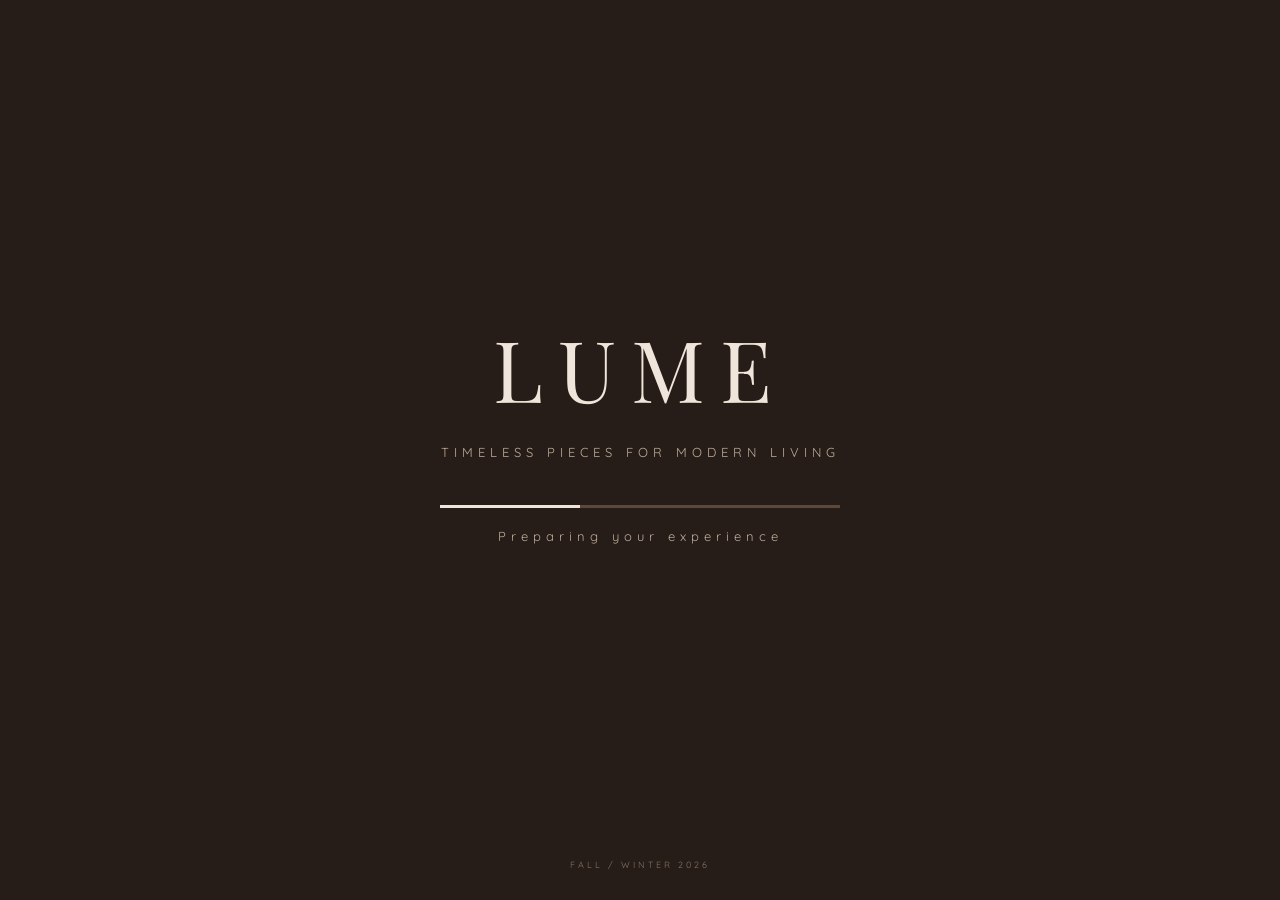
<file: index.html>
<!---->
<!doctype html>
<html lang="en">
  <head>
    <meta charset="UTF-8" />
    <meta name="viewport" content="width=device-width, initial-scale=1.0" />
    <link
      href="https://cdn.jsdelivr.net/npm/bootstrap@5.3.3/dist/css/bootstrap.min.css"
      rel="stylesheet"
    />
    <link rel="preconnect" href="https://fonts.googleapis.com" />
    <link rel="preconnect" href="https://fonts.gstatic.com" crossorigin />
    <link
      href="https://fonts.googleapis.com/css2?family=Lato:wght@300;400&family=Playfair+Display:ital,wght@0,600;1,600&display=swap"
      rel="stylesheet"
    />
    <link rel="stylesheet" href="lume2.css" />
    <link rel="icon" href="/Logo.png" />
    <title>Lume | fashion</title>
    <script>
      if (!sessionStorage.getItem("loadingShown")) {
        sessionStorage.setItem("loadingShown", "yes");
        window.location.href = "loading.html";
      }
    </script>
  </head>
  <body>
    <header class="navbar-wrapper">
      <nav class="navbar navbar-expand-lg">
        <div class="container">
          <a href="lume2.html" class="logo"> LUME </a>
          <div class="nav-links">
            <a href="index.html"> HOME </a>
            <a href="colection.html"> collection </a>
            <a href="featured.html"> featured </a>
            <a href="./ourstory.html"> about </a>
          </div>
          <div class="nav-action">
            <a href="#"> search </a>
            <a href="#"> bag (0) </a>
            <a href="./login.html">Login page</a>
          </div>
        </div>
      </nav>
    </header>
    <main>
      <section class="hero">
        <div class="hero-image">
          <picture>
            <source media="(max-width: 767px)" srcset="salam-mob.jpeg" />
            <img src="salam.jpeg" alt="" />
          </picture>
          <picture>
            <source media="(max-width: 767px)" srcset="hero-mob.jpeg" />
            <img src="hero5.jpeg" alt="" />
          </picture>
        </div>
        <div class="dark-overlay"></div>
        <div class="container hero-content">
          <div class="hero-text">
            <p>LUME / NEW COLLECTION</p>
            <h1>
              timeless <br />
              style.
            </h1>
            <p class="hero-description">
              discover a collection built around clean silhouettes ,rich
              textures and modern essentials.
            </p>
            <div class="gender-buttons">
              <a href="#collectionm" class="gender-button">MEN</a>
              <a href="#collectionw" class="gender-button">WOMEN</a>
            </div>
          </div>
        </div>
      </section>

      <section class="marquee">
        <div class="marquee-track">
          <span>NEW COLLECTION</span>
          <span>.</span><span>LUME</span><span>.</span
          ><span>TIMELESS STYLE</span><span>.</span><span>NEW COLLECTION</span
          ><span>.</span><span>LUME</span><span>.</span
          ><span>TIMELESS STYLE</span><span>.</span>
        </div>
      </section>
      <section class="editorial" id="featured">
        <div class="editorial-image">
          <picture>
            <source media="(max-width:767px)" srcset="editorial-mob.jpeg" />
            <img src="editorial.jpeg" alt="" />
          </picture>
        </div>
        <div class="editorial-overlay"></div>
        <div class="container editorial-content">
          <p class="eyebrow salam">THE NEW EDIT</p>
          <h2>QUIET <br />CONFIDENCE.</h2>
          <p>Clean silhouettes. Rich textures. Everyday essentials.</p>
          <a href="colection.html" class="outline-button">
            Explore Collection
          </a>
        </div>
      </section>
      <section
        class="collection section-collection section-one"
        id="collectionm"
      >
        <div class="container">
          <div class="section-header">
            <div>
              <h2>MEN</h2>
              <p class="eyebrow">BEST SELLER</p>
            </div>
            <a href="#" class="text-link">View All</a>
          </div>
          <div class="products-grid">
            <article class="product-card">
              <div class="product-image">
                <img src="wool coat.jpeg" alt="lume wool coat" />
                <div class="product-hover">
                  <span>VIEW PRODUCT</span>
                </div>
              </div>
              <div class="product-info">
                <div>
                  <h3>Wool coat</h3>
                  <p>Essential Collection</p>
                </div>
                <span class="price">$245</span>
              </div>
            </article>
            <article class="product-card">
              <div class="product-image">
                <img src="knit.jpeg" alt="LUME knit sweater" />
                <div class="product-hover">
                  <span>VIEW PRODUCT</span>
                </div>
              </div>
              <div class="product-info">
                <div>
                  <h3>Knit Sweater</h3>
                  <p>Soft Essential</p>
                </div>
                <span class="price">$120</span>
              </div>
            </article>
            <article class="product-card">
              <div class="product-image">
                <img src="shoes.jpeg" alt="" />
                <div class="product-hover">
                  <span>VIEW PRODUCT</span>
                </div>
              </div>
              <div class="product-info">
                <div>
                  <h3>SHOES</h3>
                  <p>classic shoes</p>
                </div>
                <span class="price"> 95$ </span>
              </div>
            </article>
          </div>
        </div>
      </section>
      <section class="collection section-collection" id="collectionw">
        <div class="container">
          <div class="section-header">
            <div>
              <h2 class="ss">WOMEN</h2>
              <p class="eyebrow">BEST SELLER</p>
            </div>
            <a href="#" class="text-links">View All</a>
          </div>
          <div class="products-grid">
            <article class="product-card">
              <div class="product-image">
                <img src="leather jacket.jpeg" alt="lume leather" />
                <div class="product-hover">
                  <span>VIEW PRODUCT</span>
                </div>
              </div>
              <div class="product-info">
                <div>
                  <h3>leather jacket</h3>
                  <p>Essential Collection</p>
                </div>
                <span class="price">$245</span>
              </div>
            </article>
            <article class="product-card">
              <div class="product-image">
                <img src="midi skirt.jpeg" alt="LUME midi skirt" />
                <div class="product-hover">
                  <span>VIEW PRODUCT</span>
                </div>
              </div>
              <div class="product-info">
                <div>
                  <h3>midi skirt</h3>
                  <p>Soft Essential</p>
                </div>
                <span class="price">$120</span>
              </div>
            </article>
            <article class="product-card">
              <div class="product-image">
                <img src="shoesw.jpeg" alt="" />
                <div class="product-hover">
                  <span>VIEW PRODUCT</span>
                </div>
              </div>
              <div class="product-info">
                <div>
                  <h3>SHOES</h3>
                  <p>classic shoes</p>
                </div>
                <span class="price"> 95$ </span>
              </div>
            </article>
          </div>
        </div>
      </section>
    </main>

    <!-- کدای اتنا -->
    <footer class="lume-footer">
      <!-- بخش اصلی -->
      <div class="footer-main">
        <!-- lUME -->
        <div class="footer-brand">
          <h1>LUME</h1>
          <p>Timeless pieces for modern living.</p>
          <div class="small-line"></div>
          <div class="gender-links">
            <a href="#collectionm">MEN</a>
            <span>|</span>
            <a href="#collectionw">WOMEN</a>
          </div>
        </div>
        <!-- SHOP -->
        <div class="footer-column">
          <h3>SHOP</h3>
          <a href="colection.html">Collection</a>
          <a href="featured.html">Featured</a>
        </div>
        <!-- ABOUT -->
        <div class="footer-column">
          <h3>ABOUT</h3>
          <a href="./ourstory.html">Our story</a>
          <a href="./contact.html">Contact</a>
        </div>
        <!-- FOLLOW -->
        <div class="footer-column">
          <h3>FOLLOW</h3>
          <a href="#">Instagram</a>
          <a href="#">Pinterest</a>
        </div>
      </div>
      <!-- Newsletter -->
      <div class="newsletter">
        <div class="newsletter-text">
          <div class="newsletter-title">
            <span></span>
            <h3>STAY IN THE LUME</h3>
          </div>
          <p>
            Be the first to know about new collections,<br />
            exclusive offers and more.
          </p>
        </div>
        <div class="email-box">
          <input type="email" placeholder="Your email address" />
          <button>→</button>
        </div>
      </div>
      <!-- پایین فوتر -->
      <div class="footer-bottom">
        <p>© 2026 LUME</p>
        <div class="bottom-links">
          <a href="./privacy.html">Privacy</a>
          <span>|</span>
          <a href="./terms.html">Terms</a>
        </div>
      </div>
    </footer>
  </body>
</html>
</file>
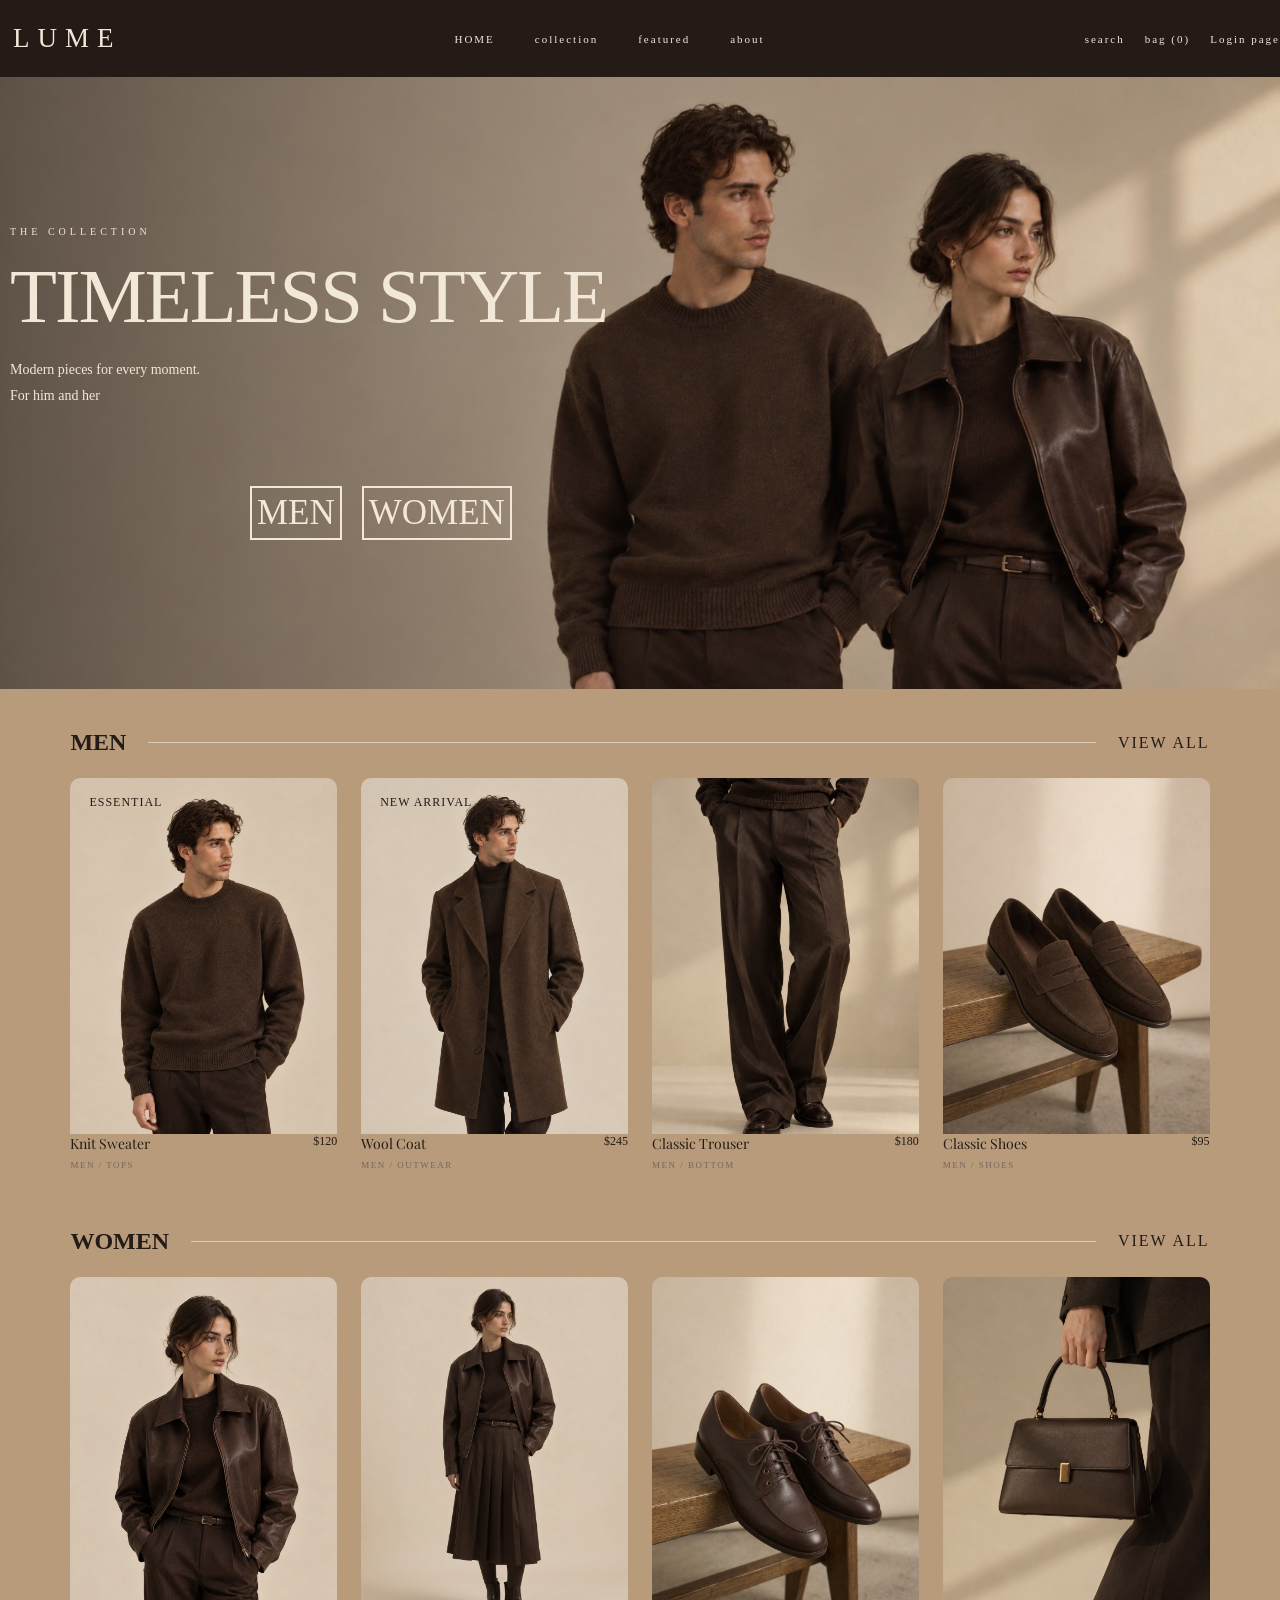
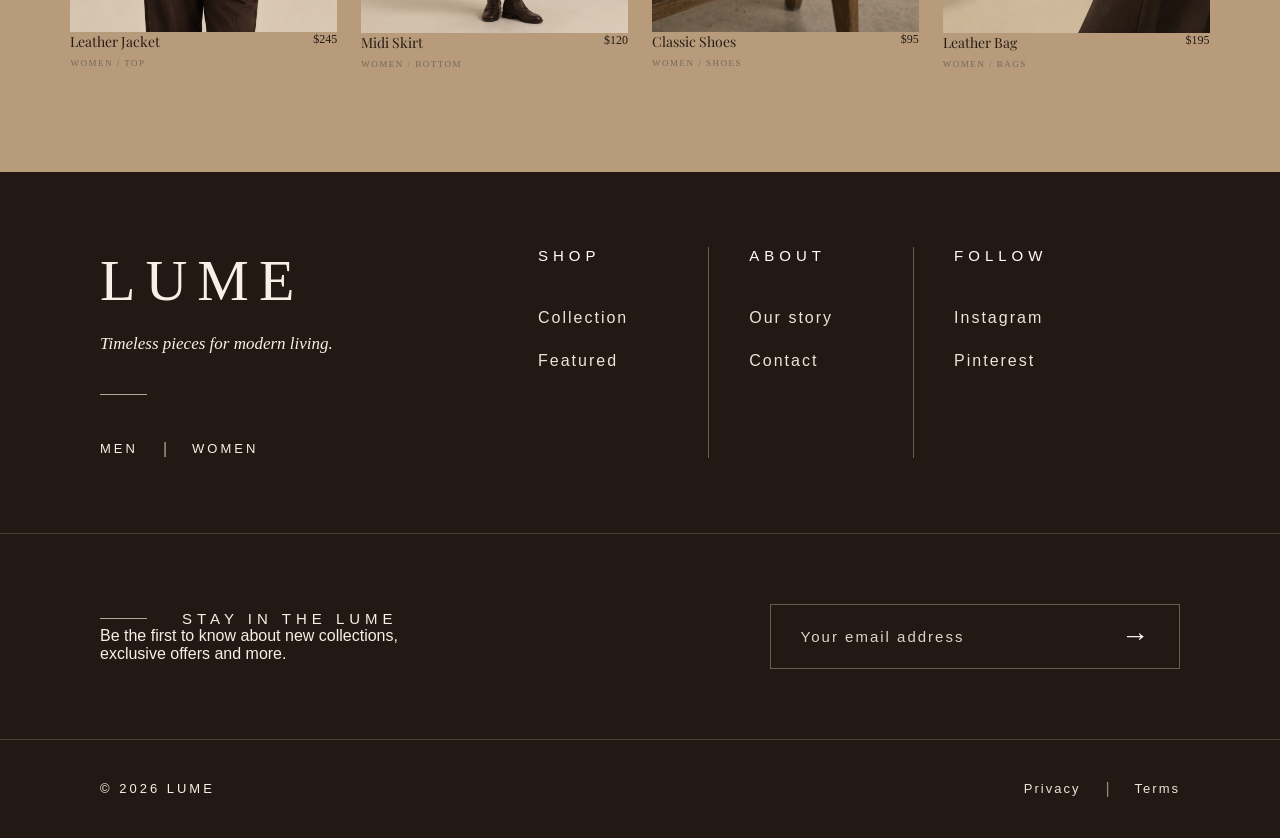
<file: colection.html>
<!doctype html>
<html lang="en">
  <head>
    <meta charset="UTF-8" />
    <meta name="viewport" content="width=device-width, initial-scale=1.0" />
    <title>Collection | LUME</title>
    <link rel="preconnect" href="https://fonts.googleapis.com" />
    <link rel="preconnect" href="https://fonts.gstatic.com" crossorigin />
    <link
      href="https://fonts.googleapis.com/css2?family=Lato:wght@300;400&family=Playfair+Display:ital,wght@0,600;1,600&display=swap"
      rel="stylesheet"
    />
    <link rel="stylesheet" href="colection.css" />
  </head>
  <body>
    <header class="navbar-wrapper">
      <nav class="navbar navbar-expand-lg">
        <div class="containerr">
          <a href="index.html" class="logo"> LUME </a>
          <div class="nav-links">
            <a href="index.html"> HOME </a>
            <a href="colection.html"> collection </a>
            <a href="featured.html"> featured </a>
            <a href="./ourstory.html"> about </a>
          </div>
          <div class="nav-action">
            <a href="#"> search </a>
            <a href="#"> bag (0) </a>
            <a href="login.html">Login page</a>
          </div>
        </div>
      </nav>
    </header>
    <section class="hero" id="collection">
      <picture class="hero-background">
        <source
          media="(max-width: 600px)"
          srcset="hero-collection-mobile.jpeg"
        />
        <img
          src="hero-collection-laptop.jpeg"
          alt="LUME men's and women's fashion"
        />
      </picture>
      <div class="hero-overlay"></div>
      <div class="hero-content">
        <p class="eyebrow">THE COLLECTION</p>
        <h1>TIMELESS STYLE</h1>
        <p class="hero-description">
          Modern pieces for every moment. <br />For him and her
        </p>
        <div class="hero-buttons">
          <a href="#men" class="outline-btn">MEN</a>
          <a href="#women" class="outline-btn">WOMEN</a>
        </div>
      </div>
    </section>
    <main class="collections">
      <section class="product-section" id="men">
        <div class="section-heading">
          <h2>MEN</h2>
          <span class="heading-line"></span>
          <a href="#" class="view-all">VIEW ALL</a>
        </div>
        <div class="product-grid" id="men-products">
          <article class="product-card">
            <a href="" class="product-image">
              <img src="knit.jpeg" alt="" />
              <span class="product-tag">ESSENTIAL</span>
            </a>
            <div class="product-info">
              <h3>Knit Sweater</h3>
              <p>$120</p>
            </div>
            <p class="product-category">MEN / TOPS</p>
          </article>
          <article class="product-card">
            <a href="" class="product-image">
              <img src="wool coat.jpeg" alt="wool coat" />
              <span class="product-tag">NEW ARRIVAL</span>
            </a>
            <div class="product-info">
              <h3>Wool Coat</h3>
              <p>$245</p>
            </div>
            <p class="product-category">MEN / OUTWEAR</p>
          </article>
          <article class="product-card">
            <a href="" class="product-image">
              <img src="menpants.jpeg" alt="pants" />
            </a>
            <div class="product-info">
              <h3>Classic Trouser</h3>
              <p>$180</p>
            </div>
            <p class="product-category">MEN / BOTTOM</p>
          </article>
          <article class="product-card">
            <a href="" class="product-image">
              <img src="shoes.jpeg" alt="SHOSE" />
            </a>
            <div class="product-info">
              <h3>Classic Shoes</h3>
              <p>$95</p>
            </div>
            <p class="product-category">MEN / SHOES</p>
          </article>
        </div>
      </section>
      <section class="product-section" id="women">
        <div class="section-heading">
          <h2>WOMEN</h2>
          <span class="heading-line"></span>
          <a href="#women-products" class="view-all">VIEW ALL</a>
        </div>
        <div class="product-grid" id="women-products">
          <article class="product-card">
            <a href="" class="product-image">
              <img src="leather jacket.jpeg" alt="JACKET" />
            </a>
            <div class="product-info">
              <h3>Leather Jacket</h3>
              <p>$245</p>
            </div>
            <p class="product-category">WOMEN / TOP</p>
          </article>
          <article class="product-card">
            <a href="" class="product-image">
              <img src="midi skirt.jpeg" alt="MIDI SKIRT" />
            </a>
            <div class="product-info">
              <h3>Midi Skirt</h3>
              <p>$120</p>
            </div>
            <p class="product-category">WOMEN / BOTTOM</p>
          </article>
          <article class="product-card">
            <a href="" class="product-image">
              <img src="shoesw.jpeg" alt="SHOSE" />
            </a>
            <div class="product-info">
              <h3>Classic Shoes</h3>
              <p>$95</p>
            </div>
            <p class="product-category">WOMEN / SHOES</p>
          </article>
          <article class="product-card">
            <a href="" class="product-image">
              <img src="bag.jpeg" alt="BAG" />
            </a>
            <div class="product-info">
              <h3>Leather Bag</h3>
              <p>$195</p>
            </div>
            <p class="product-category">WOMEN / BAGS</p>
          </article>
        </div>
      </section>
    </main>
    <!-- کدای اتنا -->
    <footer class="lume-footer">
      <!-- بخش اصلی -->
      <div class="footer-main">
        <!-- lUME -->
        <div class="footer-brand">
          <h1>LUME</h1>
          <p>Timeless pieces for modern living.</p>
          <div class="small-line"></div>
          <div class="gender-links">
            <a href="#collectionm">MEN</a>
            <span>|</span>
            <a href="#collectionw">WOMEN</a>
          </div>
        </div>
        <!-- SHOP -->
        <div class="footer-column">
          <h3>SHOP</h3>
          <a href="colection.html">Collection</a>
          <a href="featured.html">Featured</a>
        </div>
        <!-- ABOUT -->
        <div class="footer-column">
          <h3>ABOUT</h3>
          <a href="./ourstory.html">Our story</a>
          <a href="./contact.html">Contact</a>
        </div>
        <!-- FOLLOW -->
        <div class="footer-column">
          <h3>FOLLOW</h3>
          <a href="#">Instagram</a>
          <a href="#">Pinterest</a>
        </div>
      </div>
      <!-- Newsletter -->
      <div class="newsletter">
        <div class="newsletter-text">
          <div class="newsletter-title">
            <span></span>
            <h3>STAY IN THE LUME</h3>
          </div>
          <p>
            Be the first to know about new collections,<br />
            exclusive offers and more.
          </p>
        </div>
        <div class="email-box">
          <input type="email" placeholder="Your email address" />
          <button>→</button>
        </div>
      </div>
      <!-- پایین فوتر -->
      <div class="footer-bottom">
        <p>© 2026 LUME</p>
        <div class="bottom-links">
          <a href="./privacy.html">Privacy</a>
          <span>|</span>
          <a href="./terms.html">Terms</a>
        </div>
      </div>
    </footer>
  </body>
</html>
</file>
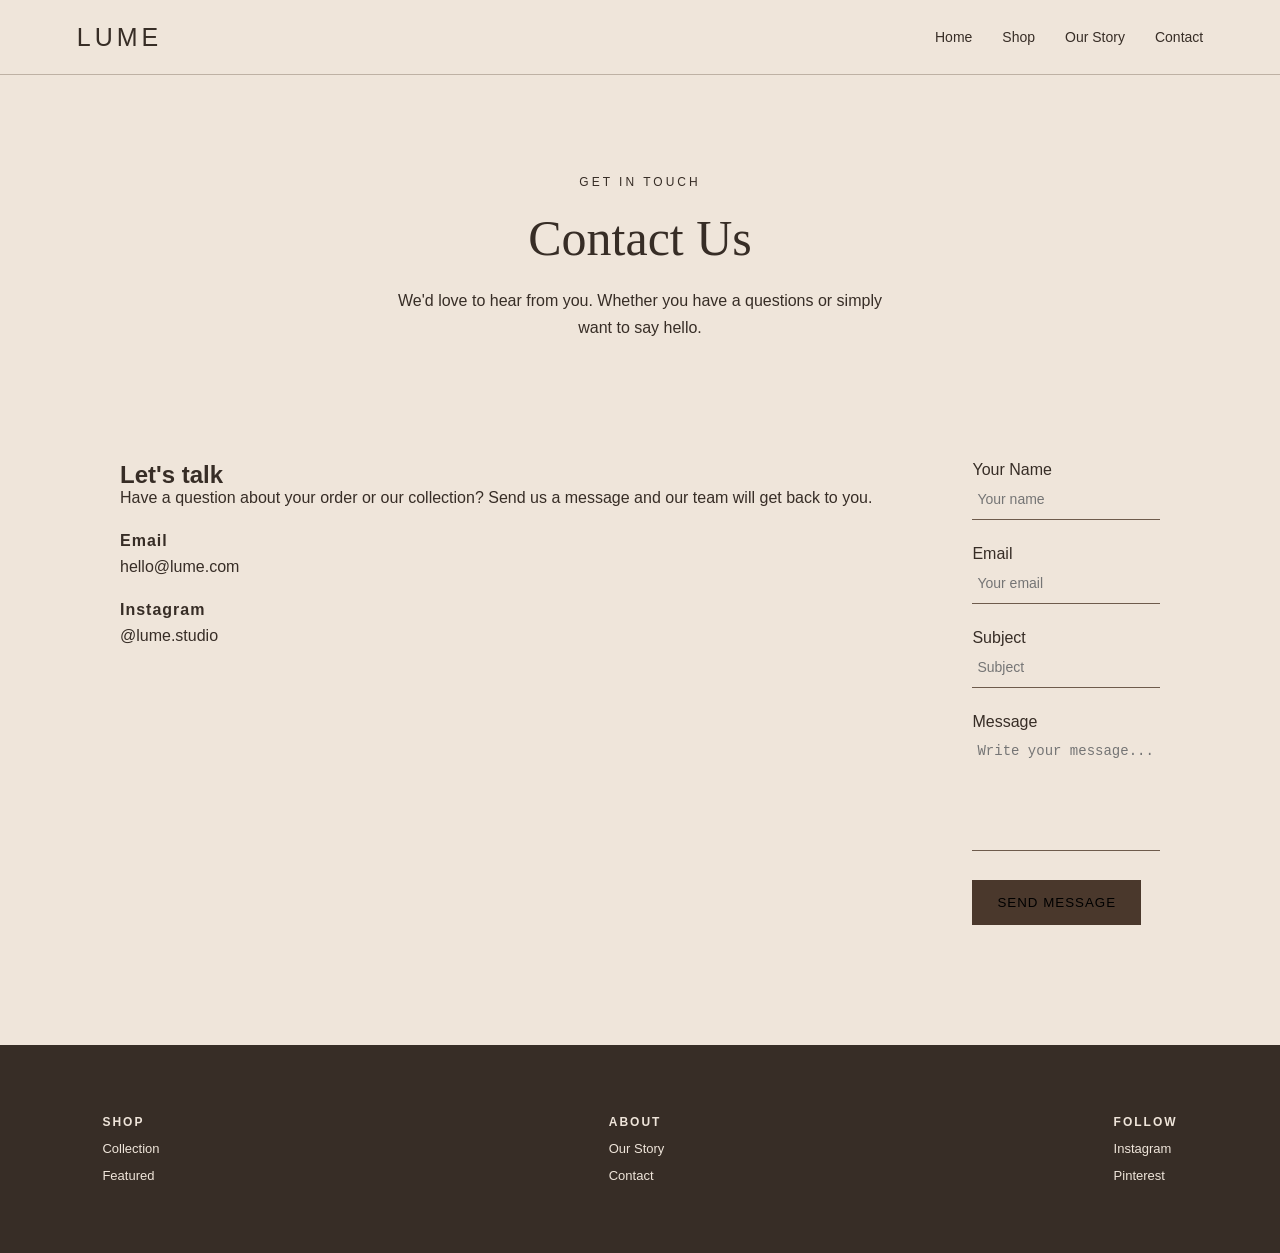
<file: contact.html>
<!DOCTYPE html>
<html lang="en">

<head>
    <meta charset="UTF-8">
    <meta name="viewport" content="width=device-width, initial-scale=1.0">
    <title>Contact | LUME</title>
    <link rel="stylesheet" href="./style.css">
    <link rel="icon" href="/Logo.png">
</head>

<body>
    <nav>
        <div class="logo">LUME</div>
        <div class="menu">
            <a href="index.html">Home</a>
            <a href="#">Shop</a>
            <a href="./ourstory.html">Our Story</a>
            <a href="./contact.html">Contact</a>
        </div>
    </nav>
    <section class="page-title">
        <p>GET IN TOUCH</p>
        <h1>Contact Us</h1>
        <p>
            We'd love to hear from you.
            Whether you have a questions
            or simply want to say hello.
        </p>
    </section>
    <section class="contact-section">
        <div class="cantact-info">
            <h2>Let's talk</h2>
            <p>
                Have a question about your order or our collection?
                Send us a message and our team will get back to you.
            </p>
            <div class="info">
                <h4>Email</h4>
                <p>hello@lume.com</p>
            </div>
            <div class="info">
                <h4>Instagram</h4>
                <p>@lume.studio</p>
            </div>
        </div>
        <form>
            <label>Your Name</label>
            <input type="text" placeholder="Your name">

            <label>Email</label>
            <input type="email" placeholder="Your email">

            <label>Subject</label>
            <input type="text" placeholder="Subject">

            <label>Message</label>
            <textarea placeholder="Write your message..."></textarea>
            <button type="submit">SEND MESSAGE</button>
        </form>
    </section>
    <footer>
        <div>
            <h4>SHOP</h4>
            <a href="#">Collection</a>
            <a href="#">Featured</a>
        </div>
        <div>
            <h4>ABOUT</h4>
            <a href="./ourstory.html">Our Story</a>
            <a href="./contact.html">Contact</a>
        </div>
        <div>
            <h4>FOLLOW</h4>
            <a href="#">Instagram</a>
            <a href="#">Pinterest</a>
        </div>
    </footer>

</body>

</html>
</file>
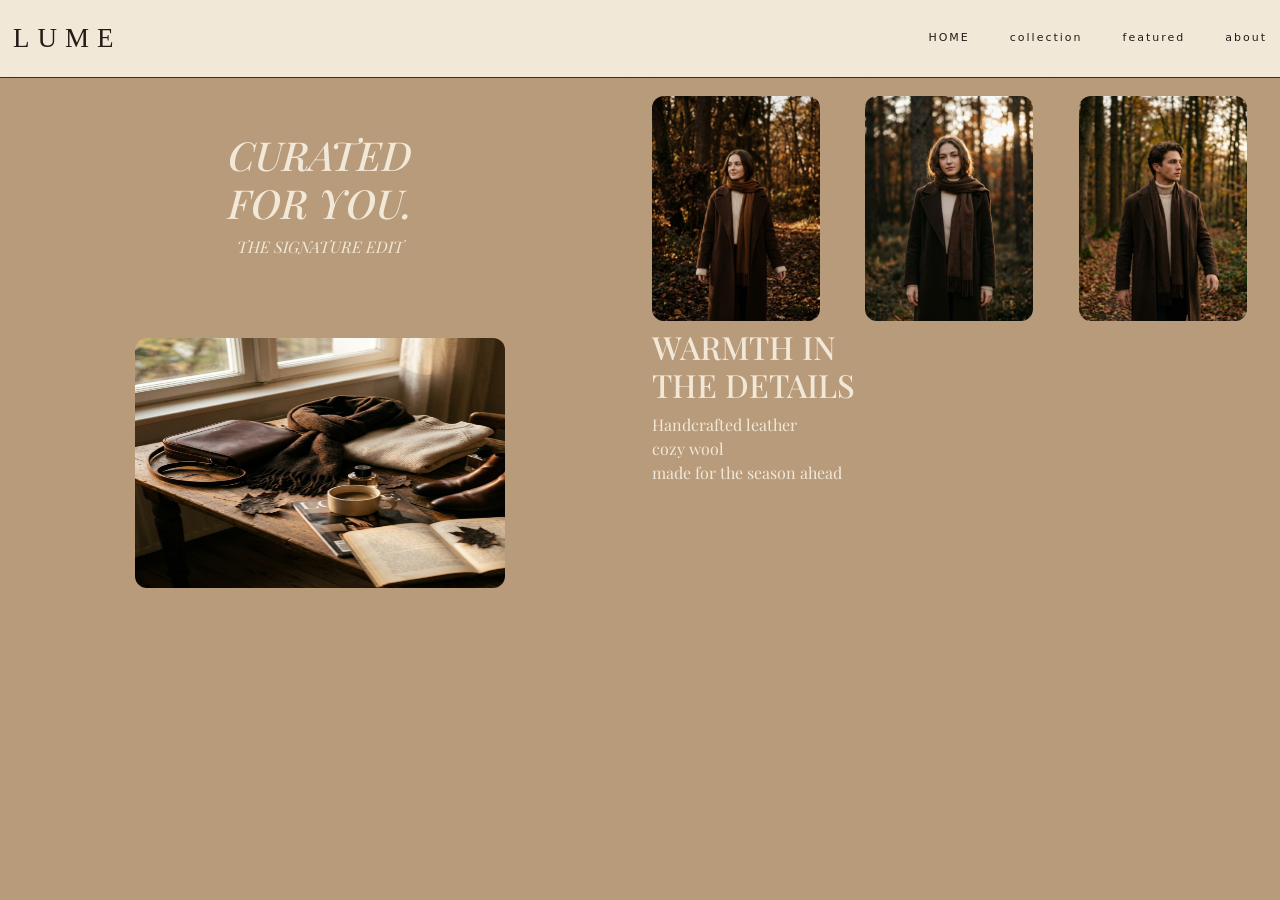
<file: featured.html>
<!doctype html>
<html lang="en">
  <head>
    <meta charset="UTF-8" />
    <meta name="viewport" content="width=device-width, initial-scale=1.0" />
    <title>Featured | LUME</title>
    <link
      href="https://cdn.jsdelivr.net/npm/bootstrap@5.3.3/dist/css/bootstrap.min.css"
      rel="stylesheet"
    />
    <link rel="stylesheet" href="featured.css" />
    <link rel="preconnect" href="https://fonts.googleapis.com" />
    <link rel="preconnect" href="https://fonts.gstatic.com" crossorigin />
    <link
      href="https://fonts.googleapis.com/css2?family=Lato:wght@300;400&family=Playfair+Display:ital,wght@0,600;1,600&display=swap"
      rel="stylesheet"
    />
    <link rel="icon" href="/Logo.png" />
  </head>
  <body>
    <header class="navbar-wrapper">
      <nav class="navbar navbar-expand-lg">
        <div class="containerr">
          <a href="index.html" class="logo"> LUME </a>
          <div class="nav-links">
            <a href="index.html"> HOME </a>
            <a href="colection.html"> collection </a>
            <a href="featured.html"> featured </a>
            <a href="./ourstory.html"> about </a>
          </div>
        </div>
      </nav>
    </header>
    <main>
      <div class="container-fluid">
        <div class="row">
          <div class="col-6">
            <div class="card card1">
              <h1>
                CURATED <br />
                FOR YOU.
              </h1>
              <p class="para1">THE SIGNATURE EDIT</p>
            </div>
          </div>
          <div class="col-2">
            <div class="card card2">
              <img src="featured1.jpeg" alt="" />
            </div>
          </div>
          <div class="col-2">
            <div class="card card2">
              <img src="featured3.jpeg" alt="" />
            </div>
          </div>
          <div class="col-2">
            <div class="card card2">
              <img src="featured2.jpeg" alt="" />
            </div>
          </div>
        </div>
      </div>
      <div class="container-fluid">
        <div class="row">
          <div class="col-6">
            <div class="card card3">
              <img src="featured4.jpeg" alt="" />
            </div>
          </div>
          <div class="col-6">
            <div class="card card">
              <h2>WARMTH IN <br />THE DETAILS</h2>
              <p class="para2">
                Handcrafted leather <br />
                cozy wool <br />made for the season ahead
              </p>
            </div>
          </div>
        </div>
      </div>
    </main>
  </body>
</html>
</file>
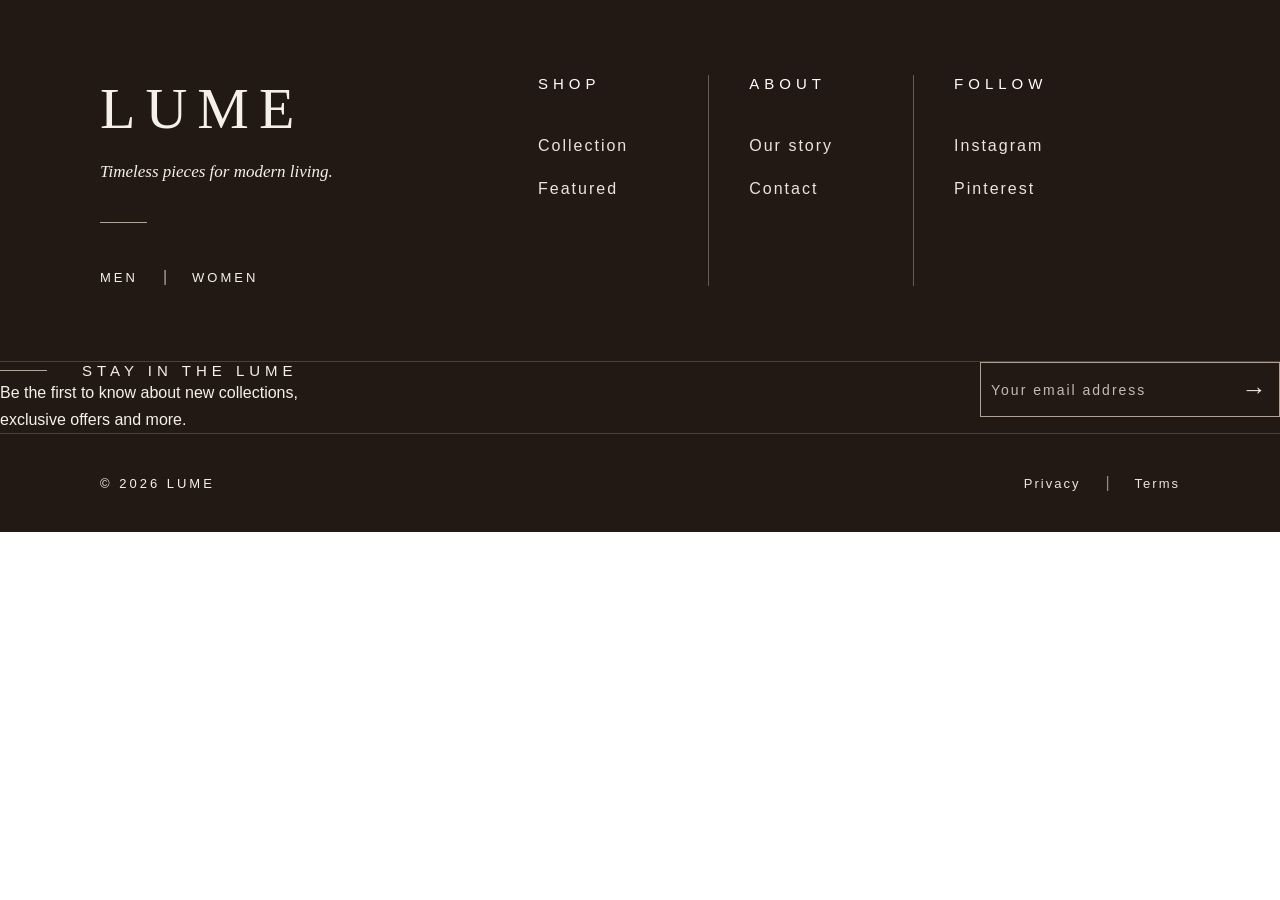
<file: footer.html>
<!DOCTYPE html>
<html lang="en">
<head>
    <meta charset="UTF-8">
    <meta name="viewport" content="width=device-width, initial-scale=1.0">
    <title>Document</title>
    <link rel="stylesheet" href="./footer.css">
    <link rel="icon" href="/Logo.png">
</head>
<body>
    <footer class="lume-footer">
    <!-- بخش اصلی -->
    <div class="footer-main">
        <!-- lUME -->
        <div class="footer-brand">
            <h1>LUME</h1>
            <p>Timeless pieces for modern living. </p>
            <div class="small-line"></div>
            <div class="gender-links">
                <a href="#">MEN</a>
                <span>|</span>
                <a href="#">WOMEN</a>
            </div>
        </div>
        <!-- SHOP -->
        <div class="footer-column">
            <h3>SHOP</h3>
            <a href="#">Collection</a>
            <a href="#">Featured</a>
        </div>
        <!-- ABOUT -->
        <div class="footer-column">
            <h3>ABOUT</h3>
            <a href="#">Our story</a>
            <a href="#">Contact</a>
        </div>
        <!-- FOLLOW -->
        <div class="footer-column">
            <h3>FOLLOW</h3>
            <a href="#">Instagram</a>
            <a href="#">Pinterest</a>
        </div>
    </div>
    <!-- Newsletter -->
    <div class="newsletter">
        <div class="newsletter-text">
            <div class="newsletter-title">
                <span></span>
                <h3>STAY IN THE LUME</h3>
            </div>
            <p>
                Be the first to know about new collections,<br>
                exclusive offers and more.
            </p>
        </div>
        <div class="email-box">
            <input type="email" placeholder="Your email address">
            <button>→</button>
        </div>
    </div>
    <!-- پایین فوتر -->
    <div class="footer-bottom">
        <p>© 2026 LUME</p>
        <div class="bottom-links">
            <a href="#">Privacy</a>
            <span>|</span>
            <a href="#">Terms</a>
        </div>
    </div>
</footer>
</body>
</html>
</file>
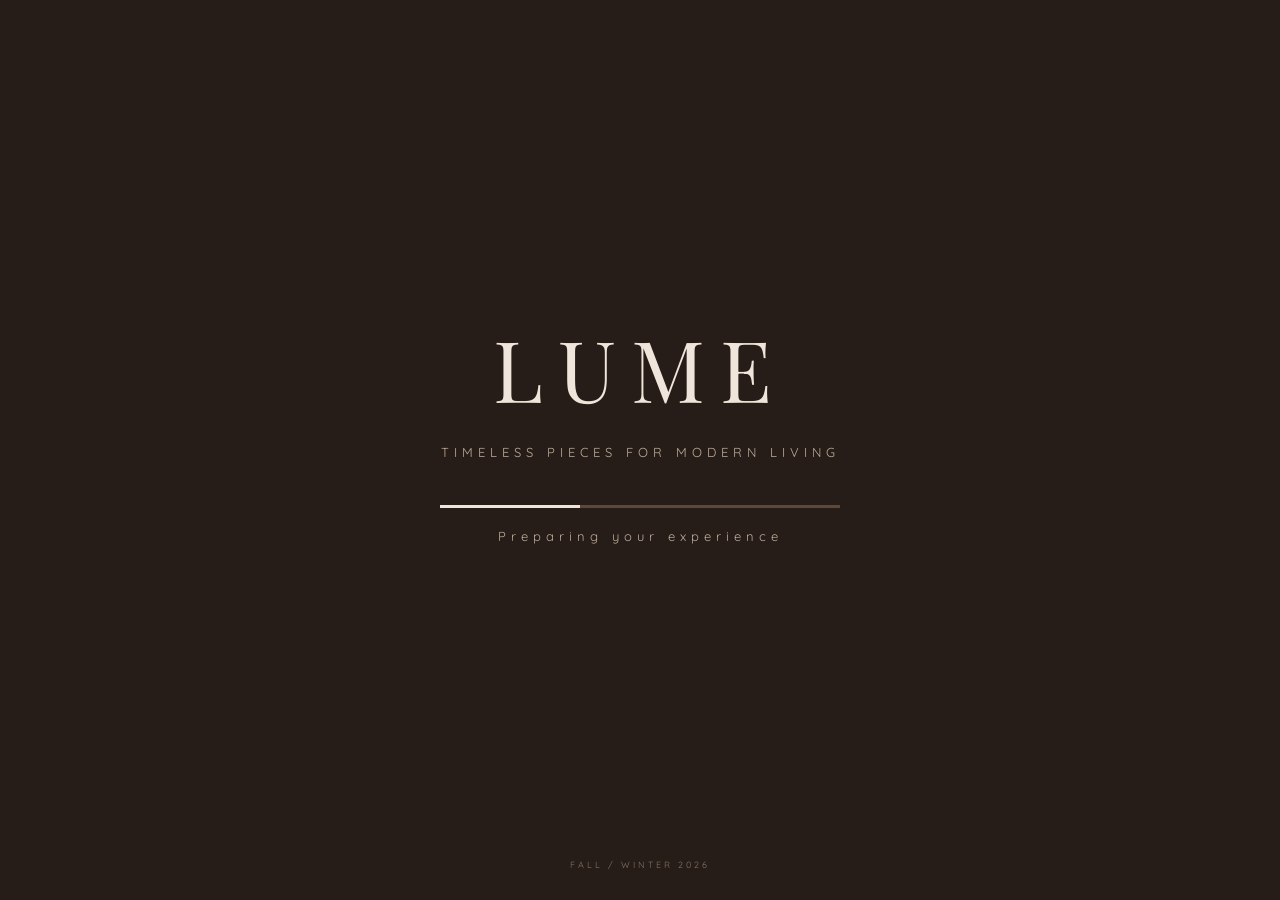
<file: loading.html>
<!DOCTYPE html>
<html lang="en">
<head>
    <meta charset="UTF-8">
    <meta name="viewport" content="width=device-width, initial-scale=1.0">
    <title>LUME | Loading</title>
    <link rel="stylesheet" href="./loading.css">
    <link rel="preconnect" href="https://fonts.googleapis.com">
<link rel="preconnect" href="https://fonts.gstatic.com" crossorigin>
<link href="https://fonts.googleapis.com/css2?family=Quicksand:wght@300..700&display=swap" rel="stylesheet">
<link rel="preconnect" href="https://fonts.googleapis.com">
<link rel="preconnect" href="https://fonts.gstatic.com" crossorigin>
<link href="https://fonts.googleapis.com/css2?family=Playfair+Display:ital,wght@0,400..900;1,400..900&family=Quicksand:wght@300..700&display=swap" rel="stylesheet">
<link rel="icon" href="/Logo.png">
</head>

<body>
    <div class="loading-page">
        <div class="loading-content">
            <h1 class="logo">LUME</h1>
            <p class="loading-text">TIMELESS PIECES FOR MODERN LIVING</p>
            <div class="loading-line">
                <div class="line-progress"></div>
            </div>
            <p class="loading-caption">Preparing your experience</p>
        </div>
        <div class="loading-footer">FALL / WINTER 2026</div>
    </div>
    <script>
        setTimeout(function () {
            window.location.href = "index.html"
        }, 4000)
    </script>
</body>

</html>
</file>
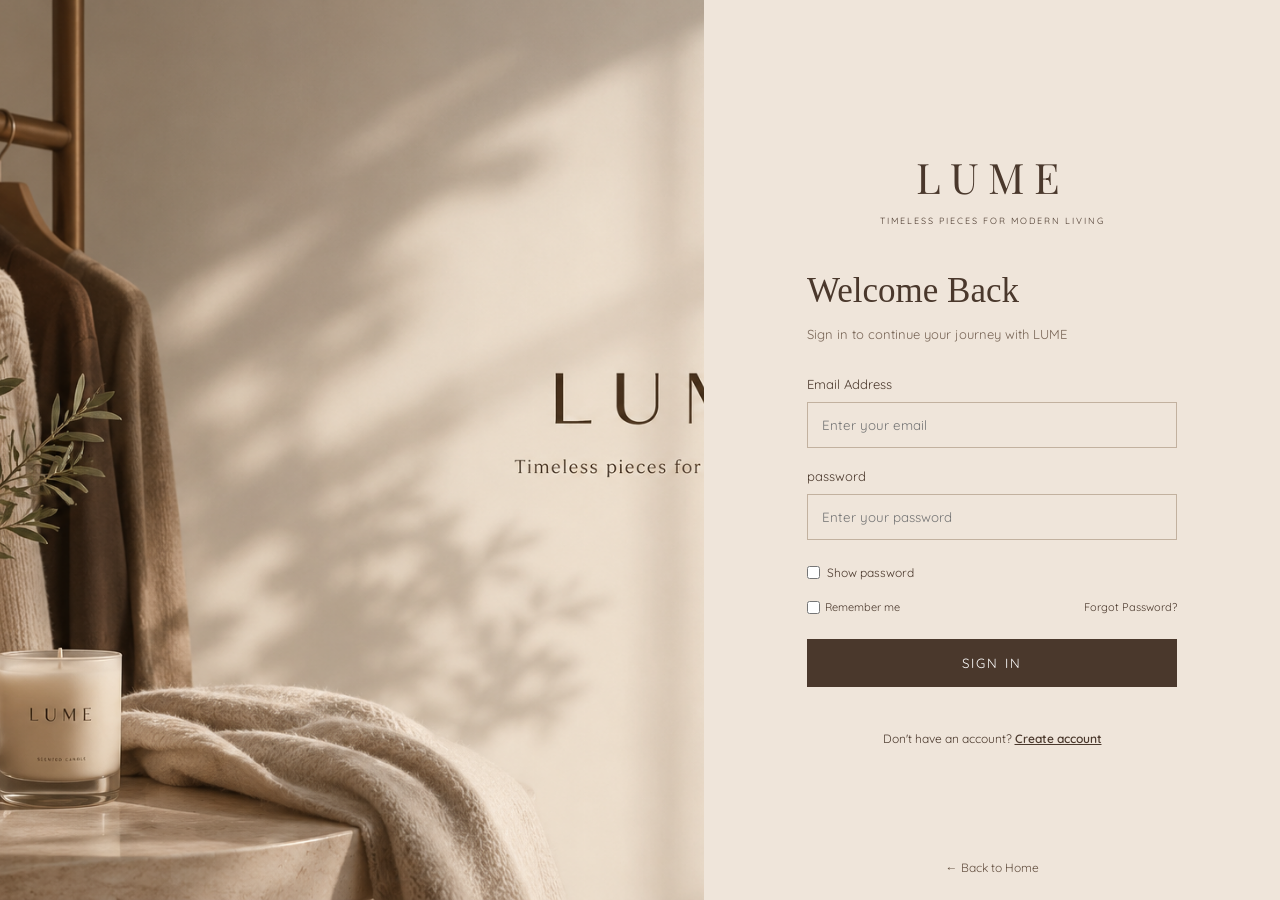
<file: login.html>
<!DOCTYPE html>
<html lang="en">
<head>
    <meta charset="UTF-8">
    <meta name="viewport" content="width=device-width , initial-scale=1.0">
    <title>LUME | Login</title>
    <link rel="stylesheet" href="./login.css ">

    <link rel="preconnect" href="https://fonts.googleapis.com">
<link rel="preconnect" href="https://fonts.gstatic.com" crossorigin>
<link href="https://fonts.googleapis.com/css2?family=Playfair+Display:ital,wght@0,400..900;1,400..900&family=Quicksand:wght@300..700&display=swap" rel="stylesheet">
<link rel="preconnect" href="https://fonts.googleapis.com">
<link rel="preconnect" href="https://fonts.gstatic.com" crossorigin>
<link href="https://fonts.googleapis.com/css2?family=Quicksand:wght@300..700&display=swap" rel="stylesheet">
</head>
<body>

    <div class="login-container">
        <div class="image-section">
            <img src="./imglogin.png" alt="lume fashion">
        </div>
        <div class="login-section">
            <a href="./index.html" class="logo">LUME</a>
            <p class="subtitle">TIMELESS PIECES FOR MODERN LIVING</p>
            <div class="login-form">
                <h1>Welcome Back</h1>
                <p class="description">
                    Sign in to continue your journey with LUME
                </p>
                <form id="loginForm">
                    <label for="email">Email Address</label>
                    <input type="text" id="email" placeholder="Enter your email">
                    <small id="emailError"></small>
                    <label for="password">password</label>
                    <input type="password" id="password" placeholder="Enter your password">
                    <small id="passwordError"></small>
                    <div class="show-password">
                        <input type="checkbox" id="showPassword">
                        <label for="showPassword">Show password</label>
                    </div>
                    <div class="form-options">
                        <label class="remember">
                            <input type="checkbox" id="remember">
                            Remember me
                        </label>
                        <a href="#" id="forgotPassword">Forgot Password?</a>
                    </div>
                    <button type="submit" id="loginButton">SIGN IN </button>
                    <P id="message"></P>
                </form>
                <p class="signup"> Don't have an account? <a href="#" id="createAccount">Create account</a>
                 </p>
            </div>
            <a href="index.html" class="back-home">&larr; Back to Home</a>
        </div>
    </div>
    <script src="./login.js"></script>
</body>
</html>
</file>
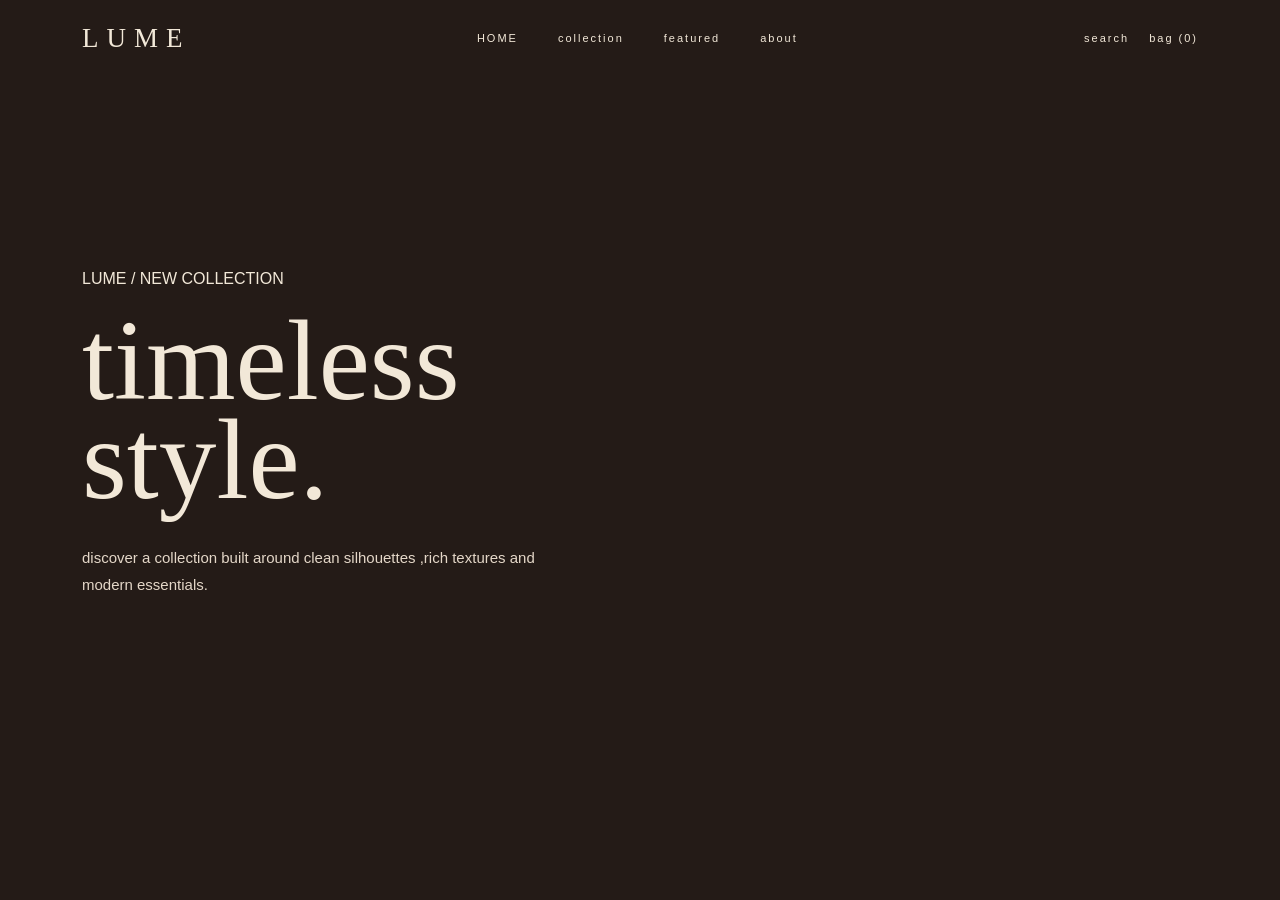
<file: lume2.html>
<!doctype html>
<html lang="en">
  <head>
    <meta charset="UTF-8" />
    <meta name="viewport" content="width=device-width, initial-scale=1.0" />
    <link
      href="https://cdn.jsdelivr.net/npm/bootstrap@5.3.3/dist/css/bootstrap.min.css"
      rel="stylesheet"
    />
    <link rel="stylesheet" href="lume2.css" />
    <title>Lume | fashion</title>
  </head>
  <body>
    <header class="navbar-wrapper">
      <nav class="navbar navbar-expand-lg">
        <div class="container">
          <a href="lume2.html" class="logo"> LUME </a>
          <div class="nav-links">
            <a href="lume2.html"> HOME </a>
            <a href="lume2.html"> collection </a>
            <a href="lume2.html"> featured </a>
            <a href="lume2.html"> about </a>
          </div>
          <div class="nav-action">
            <a href="#"> search </a>
            <a href="#"> bag (0) </a>
          </div>
        </div>
      </nav>
    </header>
    <main>
      <section class="hero">
        <div class="hero-image">
          <img src="hero5.jpeg" alt="lume fashion" />
          <img src="salam.jpeg" alt="">
          
        </div>
        <div class="dark-overlay"></div>
        <div class="container hero-content">
          <div class="hero-text">
            <p>LUME / NEW COLLECTION</p>
            <h1>
              timeless <br />
              style.
            </h1>
            <p class="hero-description">
              discover a collection built around clean silhouettes ,rich
              textures and modern essentials.
            </p>
          </div>
        </div>
      </section>
    </main>
  </body>
</html>
</file>
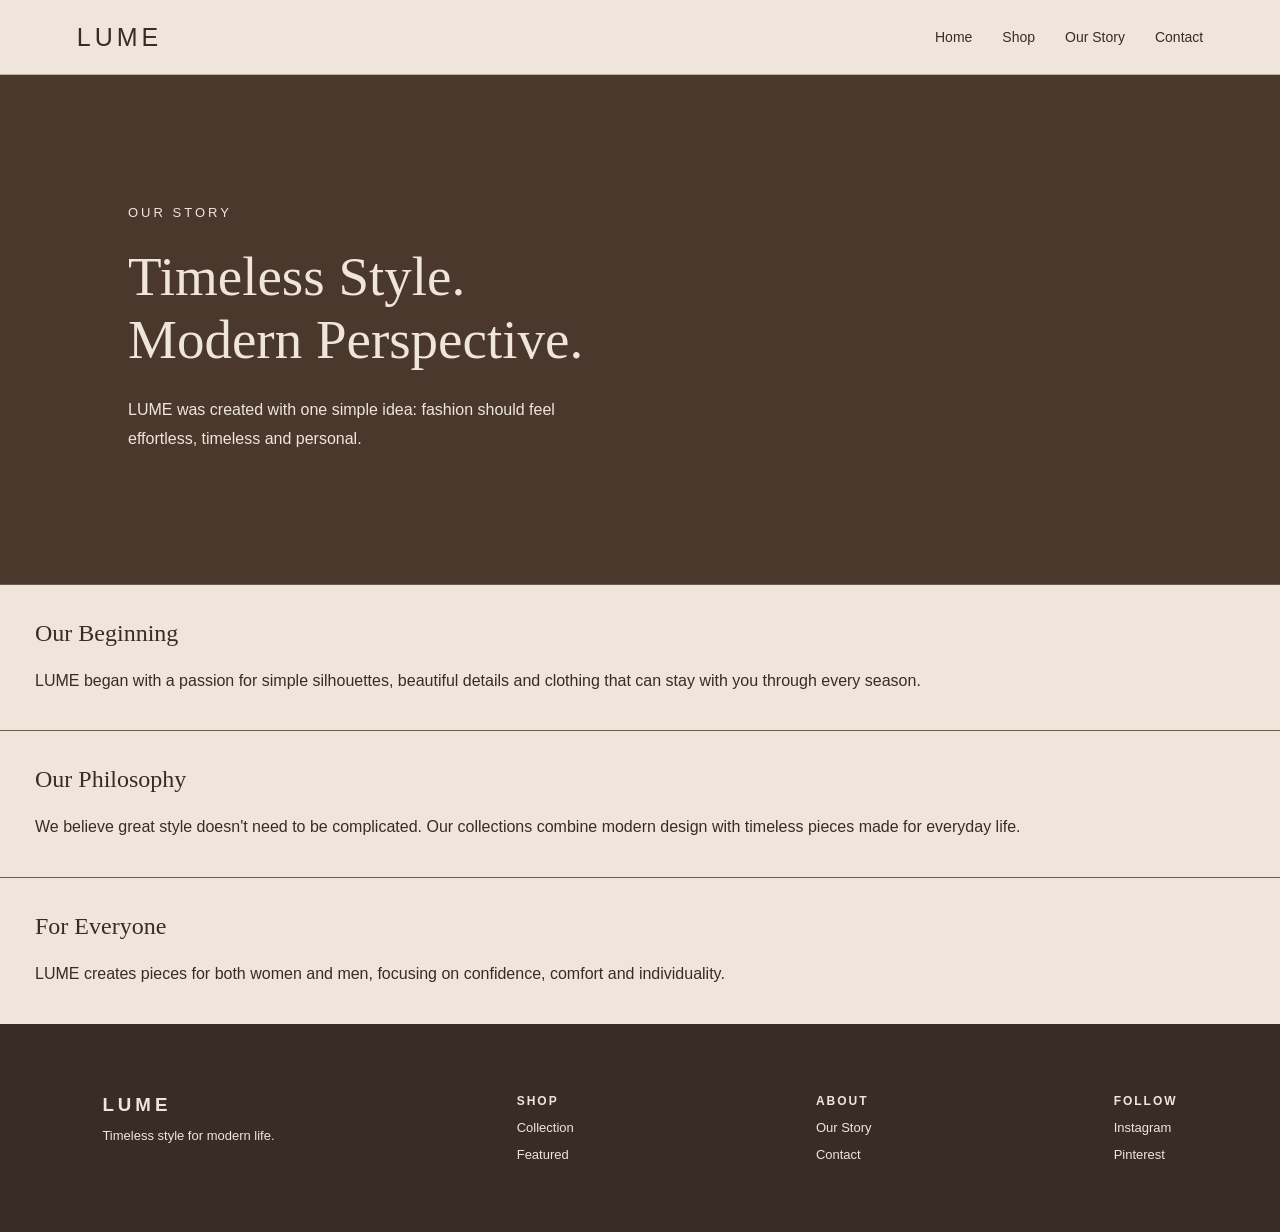
<file: ourstory.html>
<!DOCTYPE html>
<html lang="en">
<head>
    <meta charset="UTF-8">
    <meta name="viewport" content="width=device-width, initial-scale=1.0">
    <title>Our Story | LUME</title>
    <link rel="stylesheet" href="./style.css">
    <link rel="icon" href="/Logo.png">
</head>
<body>
    <nav>
        <div class="logo">LUME</div>
        <div class="menu">
            <a href="./index.html">Home</a>
            <a href="#">Shop</a>
            <a href="./ourstory.html">Our Story</a>
            <a href="./contact.html">Contact</a>
        </div>
    </nav>
    <section class="story-hero">
        <p>OUR STORY</p>
        <h1>Timeless Style. <br>Modern Perspective.</h1>
        <p class="intro">
            LUME was created with one simple idea:
            fashion should feel effortless,
            timeless and personal.
        </p>
    </section>
    <section class="story-contact">
        <div class="story-box">
            <h2>Our Beginning</h2>
            <p>
                LUME began with a passion for simple silhouettes,
                beautiful details and clothing that can stay with you
                through every season.
            </p>
        </div>
        <div class="story-box">
            <h2>Our Philosophy</h2>
            <p>
                We believe great style doesn't need to be complicated.
                Our collections combine modern design with timeless 
                pieces made for everyday life.
            </p>
        </div>
        <div class="story-box">
            <h2>For Everyone</h2>
            <p>
                LUME creates pieces for both women and men,
                focusing on confidence,
                comfort and individuality.
            </p>
        </div>
    </section>
    <footer>
        <div>
            <h3>LUME</h3>
            <p>Timeless style for modern life.</p>
        </div>
        <div>
            <h4>SHOP</h4>
            <a href="#">Collection</a>
            <a href="#">Featured</a>
        </div>
        <div>
            <h4>ABOUT</h4>
            <a href="./ourstory.html">Our Story</a>
            <a href="/contact.html">Contact</a>
        </div>
        <div>
            <h4>FOLLOW</h4>
            <a href="#">Instagram</a>
            <a href="#">Pinterest</a>
        </div>
    </footer>
</body>
</html>
</file>
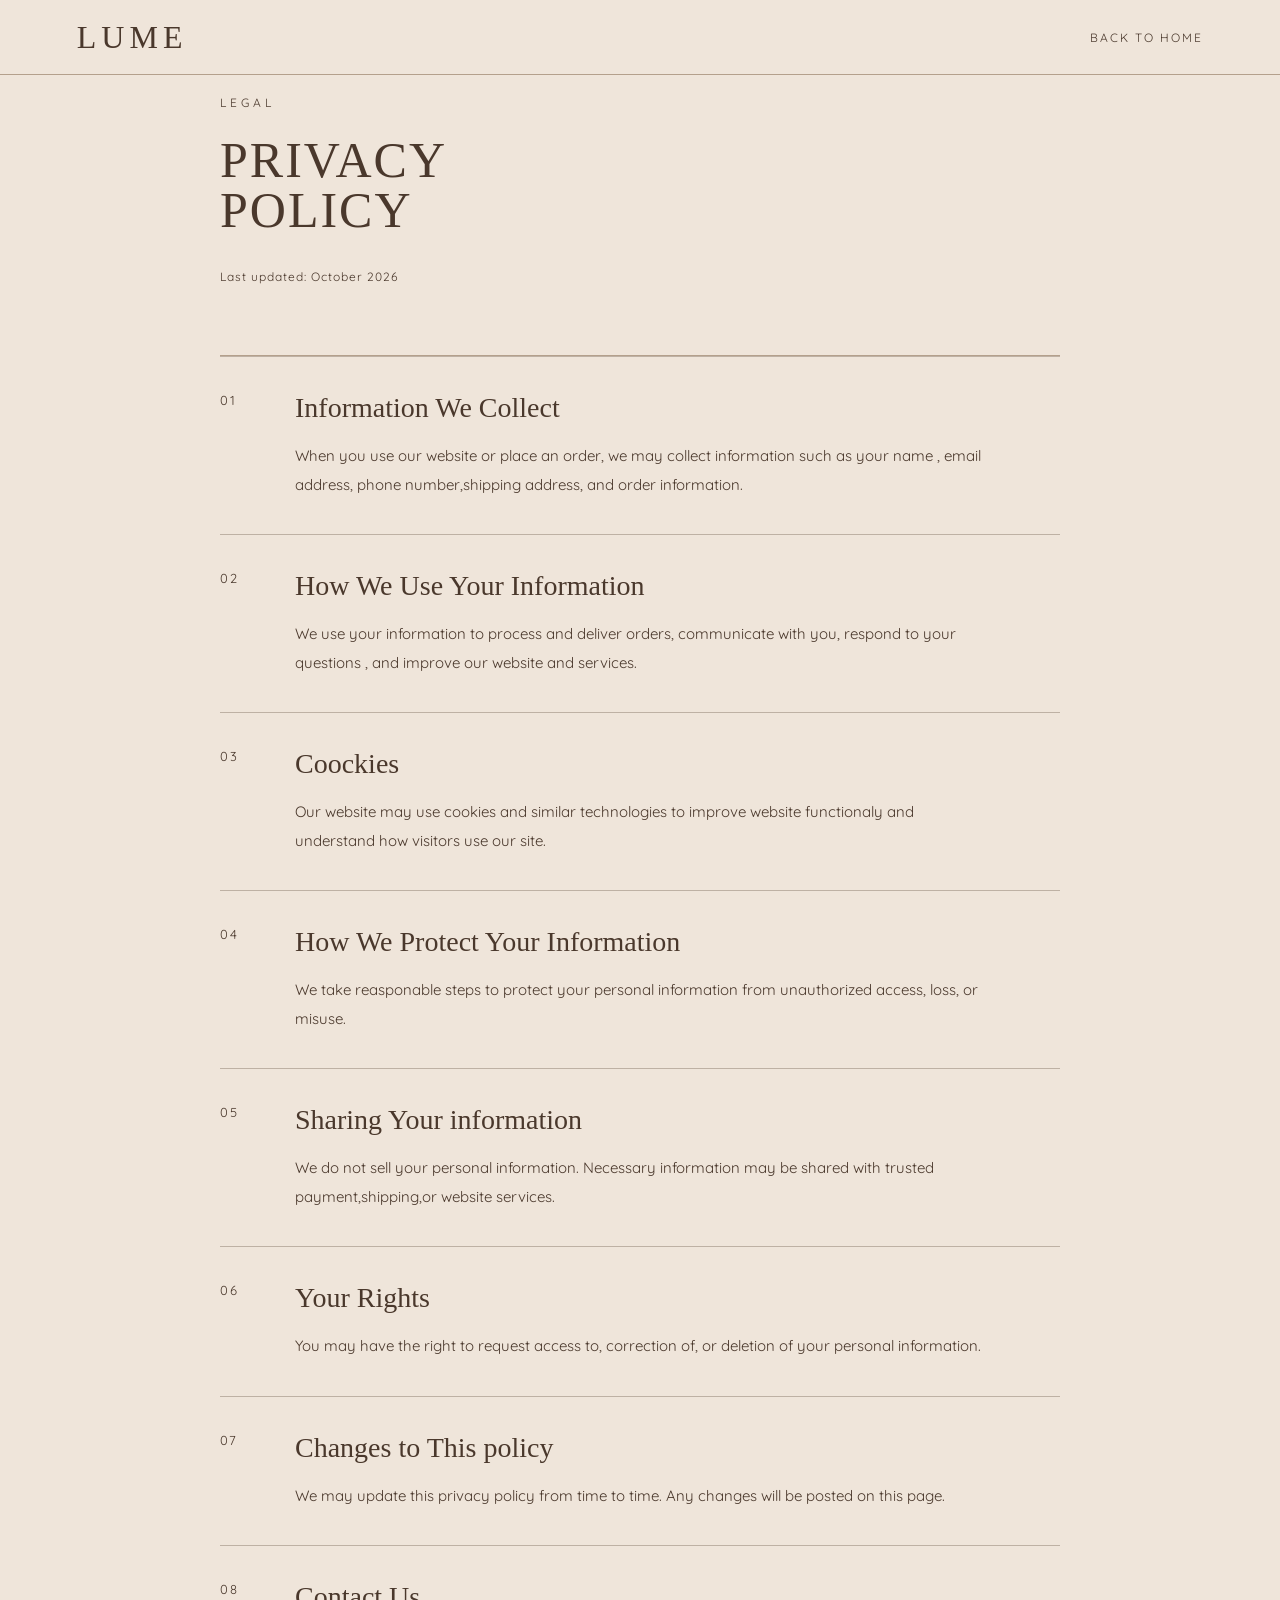
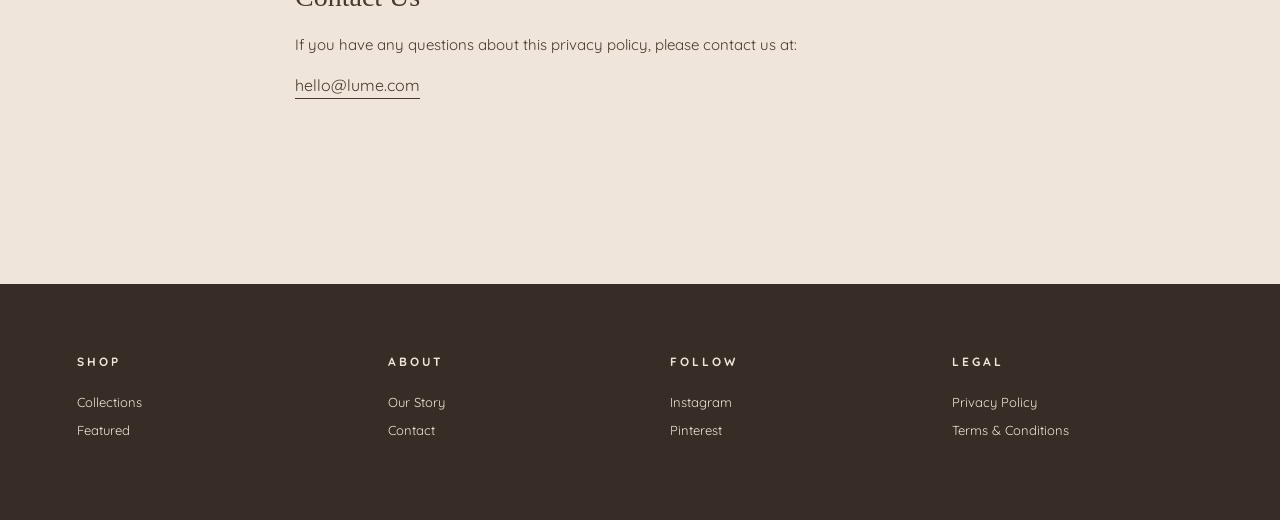
<file: privacy.html>
<!DOCTYPE html>
<html lang="en">

<head>
    <meta charset="UTF-8">
    <meta name="viewport" content="width=device-width, initial-scale=1.0">
    <title>LUME | Privacy policy</title>
    <link rel="stylesheet" href="./privacy.css">
    <link rel="preconnect" href="https://fonts.googleapis.com">
    <link rel="preconnect" href="https://gstatic.com" crossorigin>
    <link rel="stylesheet"
        href="https://fonts.googleapis.com/css2?family=Playfair+Dispaly:wght@400;500;600&family=Quicksand:wght@400;500;600&display=swap">
        <link rel="icon" href="/Logo.png">
</head>

<body>
    <header class="header">
        <a href="index.html" class="logo">LUME</a>
        <a href="index.html" class="back">BACK TO HOME</a>
    </header>

    <main class="privacy">
        <div class="privacy-title">
            <p>LEGAL</p>
            <h1>PRIVACY <br>POLICY </h1>
            <span>Last updated: October 2026</span>
        </div>
        <div class="privacy-content">
            <section>
                <div class="number">01</div>
                <div>
                    <h2>Information We Collect</h2>
                    <p>
                        When you use our website or place an order,
                        we may collect information such as your name ,
                        email address, phone number,shipping address,
                        and order information.
                    </p>
                </div>
            </section>
            <section>
                <div class="number">02</div>
                <div>
                    <h2>How We Use Your Information</h2>
                    <p>We use your information to process and deliver orders,
                        communicate with you, respond to your questions ,
                        and improve our website and services.
                    </p>
                </div>
            </section>
            <section>
                <div class="number">03</div>
                <div>
                    <h2>Coockies</h2>
                    <p>
                        Our website may use cookies and similar technologies to improve website
                        functionaly and understand how visitors use our site.
                    </p>
                </div>
            </section>
            <section>
                <div class="number">04</div>
                <div>
                    <h2>How We Protect Your Information</h2>
                    <p>
                        We take reasponable steps to protect your personal
                        information from unauthorized access,
                        loss, or misuse.
                    </p>
                </div>
            </section>
            <section>
                <div class="number">05</div>
                <div>
                    <h2>Sharing Your information</h2>
                    <p>
                        We do not sell your personal information.
                        Necessary information may be shared with trusted payment,shipping,or website services.
                    </p>
                </div>
            </section>
            <section>
                <div class="number">06</div>
                <div>
                    <h2>Your Rights</h2>
                    <p>
                        You may have the right to request access to,
                        correction of,
                        or deletion of your personal information.
                    </p>
                </div>
            </section>
            <section>
                <div class="number">07</div>
                <div>
                    <h2>Changes to This policy</h2>
                    <p>
                        We may update this privacy policy from time to time.
                        Any changes will be posted on this page.
                    </p>
                </div>
            </section>
            <section>
                <div class="number">08</div>
               <div>
                 <h2>Contact Us</h2>
                <p>
                    If you have any questions about this privacy policy,
                    please contact us at:
                </p>
                <a href="mailto:hello@lume.com">hello@lume.com</a>
               </div>
            </section>
        </div>
    </main>

    <footer>
        <div class="footer-column">
            <h3>SHOP</h3>
            <a href="#">Collections</a>
            <a href="#">Featured</a>
         
        </div>
        <div class="footer-column">
            <h3>ABOUT</h3>
            <a href="./ourstory.html">Our Story</a>
            <a href="./contact.html">Contact</a>
        </div>
        <div class="footer-column">
            <h3>FOLLOW</h3>
            <a href="#">Instagram</a>
            <a href="#">Pinterest</a>
        </div>
        <div class="footer-column">
            <h3>LEGAL</h3>
            <a href="privacy.html">Privacy Policy</a>
            <a href="./terms.html">Terms & Conditions</a>

        </div>
    </footer>

</body>

</html>
</file>
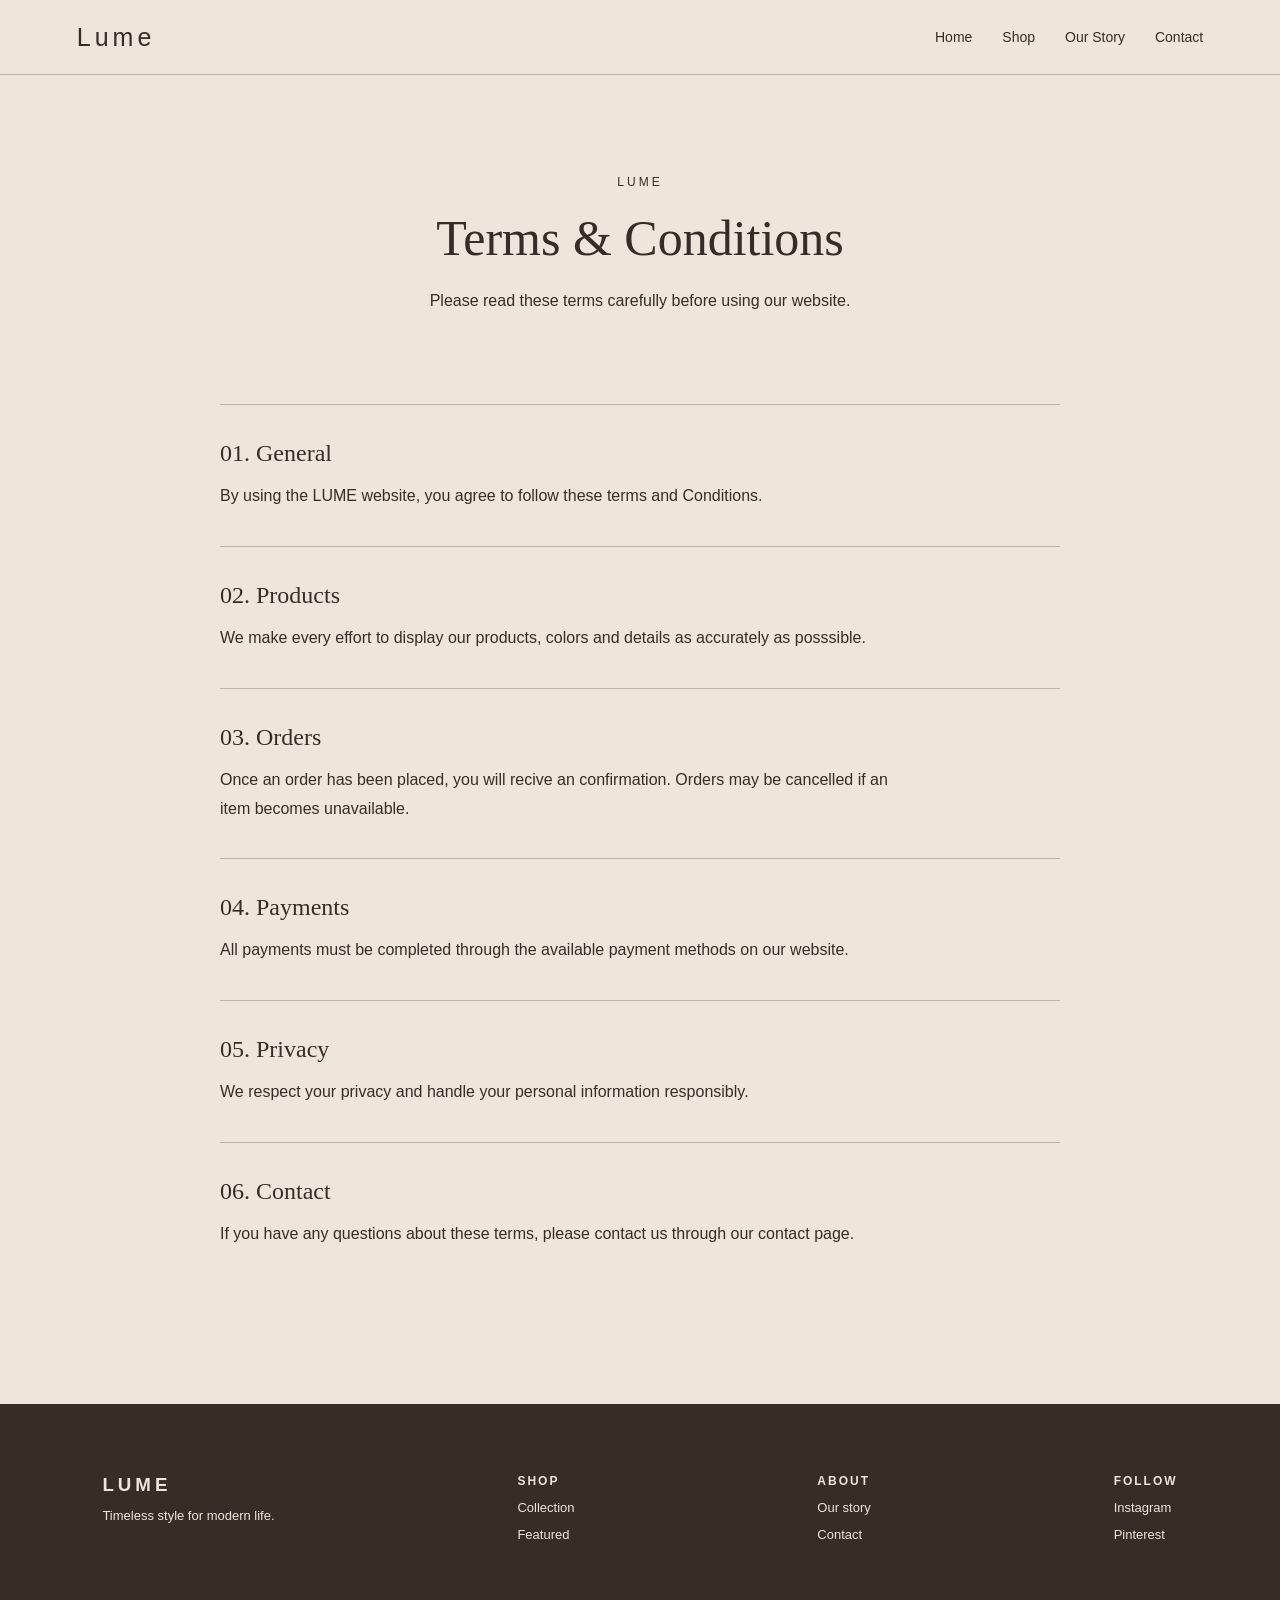
<file: terms.html>
<!doctype html>
<html lang="en">
  <head>
    <meta charset="UTF-8" />
    <meta name="viewport" content="width=device-width, initial-scale=1.0" />
    <link rel="stylesheet" href="./style.css" />
    <title>Terms & Conditions | LUME</title>
    <link rel="icon" href="/Logo.png" />
  </head>
  <body>
    <nav>
      <div class="logo">Lume</div>
      <div class="menu">
        <a href="index.html">Home</a>
        <a href="#">Shop</a>
        <a href="ourstory.html">Our Story</a>
        <a href="contact.html">Contact</a>
      </div>
    </nav>
    <section class="page-title">
      <p>LUME</p>
      <h1>Terms & Conditions</h1>
      <p>Please read these terms carefully before using our website.</p>
    </section>
    <section class="terms">
      <div>
        <h2>01. General</h2>
        <p>
          By using the LUME website, you agree to follow these terms and
          Conditions.
        </p>
      </div>
      <div>
        <h2>02. Products</h2>
        <p>
          We make every effort to display our products, colors and details as
          accurately as posssible.
        </p>
      </div>
      <div>
        <h2>03. Orders</h2>
        <p>
          Once an order has been placed, you will recive an confirmation. Orders
          may be cancelled if an item becomes unavailable.
        </p>
      </div>
      <div>
        <h2>04. Payments</h2>
        <p>
          All payments must be completed through the available payment methods
          on our website.
        </p>
      </div>
      <div>
        <h2>05. Privacy</h2>
        <p>
          We respect your privacy and handle your personal information
          responsibly.
        </p>
      </div>
      <div>
        <h2>06. Contact</h2>
        <p>
          If you have any questions about these terms, please contact us through
          our contact page.
        </p>
      </div>
    </section>
    <footer>
      <div>
        <h3>LUME</h3>
        <p>Timeless style for modern life.</p>
      </div>
      <div>
        <h4>SHOP</h4>
        <a href="#">Collection</a>
        <a href="#">Featured</a>
      </div>
      <div>
        <h4>ABOUT</h4>
        <a href="./ourstory.html">Our story</a>
        <a href="./contact.html">Contact</a>
      </div>
      <div>
        <h4>FOLLOW</h4>
        <a href="#">Instagram</a>
        <a href="#">Pinterest</a>
      </div>
    </footer>
  </body>
</html>
</file>
<file: lume2.css>
*{
  box-sizing: border-box;
  margin: 0;
  padding: 0;
}
:root{
  --brown: #241b17;
  --brown-lights: #3a2c25;
  --cream: #f2e8d8;
  --cream-light: #b89b7a;
  --taupe: #b89b7a;
  --text-muted: #75685f;
  --border : #d8cbbb;
  --white: #ffffff;
}
h1,h2,h3,.logo{
  font-family: "Playfair Display" , serif;
} 
body, p,a,span{
  font-family: "Lato",sans-serif;
}
html{
  scroll-behavior: smooth;
}
body{
  background-color: var(--brown);
  color: var(--cream);
}
a{
  text-decoration: none;
  color: inherit;
}
.eyebrow{
  color: var(--brown-lights);
  font-size: 11px;
  letter-spacing: 4px;
  text-transform: uppercase;

}
.logo{
  font-family: georgia,serif;
  font-size: 27px;
  letter-spacing: 8px;
  color: var(--cream);
  font-weight: 400;
  line-height: 1;
  transition:0.3s;
  animation: logo 1s ease forwards;
}
.logo:hover{
  color: var(--taupe);
}
.navbar-wrapper{
  position: absolute;
  top: 0;
  left: 0;
  width: 100%;
  z-index: 100;
}
.navbar{
  padding: 25px 0;
}
.navbar,.container{
  display: flex;
  align-items: center;
  justify-content: space-between;
}
.nav-links{
  display: flex;
  gap: 40px;
}
.nav-links a,.nav-action a{
  position: relative;
  color: var(--cream);
  font-size: 11px;
  letter-spacing: 2px;
  text-decoration: uppercase;
}
.nav-links a:hover::after{
  width: 100%;
}
.nav-action{
  display: flex;
  gap: 20px;
}
.hero{
  position: relative;
  min-height: 100vh;
  width: 100%;
  overflow: hidden;
  color: var(--cream);
  background-color: var(--brown);
  
}
.hero-image{
  position: absolute;
  top:0;
  left: 0;
  width: 100%;
  height: 100%;
  overflow: hidden;
  opacity: 0.62;
}
.hero-image picture{
  position: absolute;
  inset: 0;
  display: block;
  width: 100%;
  height: 100%;
}
.hero-image img{
  position: absolute;
  inset: 0;
  width: 100%;
  height: 100%;
  object-fit: cover;
  object-position: center;
  opacity: 0;
  animation: change 8s infinite;
}
.hero-image picture:nth-child(1) img{
  animation-delay: 0s;
}
.hero-image picture:nth-child(2) img{
  animation-delay: 4s;
}


.dark-overlay{
  position: absolute;
  inset: 0;
  background:linear-gradient(90deg,rgb(36,27,23,0.95),rgb(36,27,23,0.45),rgb(36,27,23,0.1));
  z-index: 1;
}
.hero-content{
  position: relative;
  z-index: 2;
  min-height: 100vh;
  display: flex;
  align-items: center;
}
.hero-text{
  max-width: 700px;
  animation: herotext 2s ease forwards;
}
.hero h1{
  margin-top: 20px;
  font-size: clamp(70px,9vw,145px);
  line-height: 0.86;
  font-weight: 400;
}
.hero-description{
  max-width: 470px;
  margin-top: 35px;
  margin-bottom: 35px;
  color: #e4d7c8;
  line-height: 1.8;
  font-size: 15px;
}
.gender-buttons{
  display: flex;
  gap: 10px;
}
.gender-button{
  display: inline-block;
  padding: 14px 35px;
  border: 1px solid var(--cream);
  color: var(--cream);
  font-size: 11px;
  letter-spacing: 3px;
  transition: 0.4s;
}
.gender-button:hover{
  background-color: var(--cream);
  color: var(--brown);
  transform: translateY(-4px);
}
.marquee{
  overflow: hidden;
  white-space: nowrap;
  padding: 18px 0;
  border-top: 1px solid var(--brown);
  border-bottom: 1px solid var(--brown);
}
.marquee-track{
  display: inline-flex;
  align-items: center;
  animation: marquee 18s linear infinite;
}
.marquee span{
  margin: 0 25px;
  font-size: 11px;
  letter-spacing: 4px;
}
.section-header{
display: flex;
align-items: end;
justify-content: space-between;
margin-bottom: 55px;
}
h2{
  color: var(--brown-lights);
}
.section-header .ss{
  margin-top: 12px;
  position: static;
  margin-top: 0;

  font-size: 25px;
  font-weight: 400; 
}
.text-link{
  position: relative;
  right: 15px;
  top: 100px;
  font-size: 11px;
  letter-spacing: 2px;
  text-transform: uppercase;
  border-bottom: 1px solid var(--cream);
  padding-bottom: 5px;
}
.text-links{
  position: relative;
  right: 15px;
  top: 100px;
  font-size: 11px;
  letter-spacing: 2px;
  text-transform: uppercase;
  border-bottom: 1px solid var(--cream);
  padding-bottom: 5px;
}
.section-one{
  border-bottom: 1px solid #241b17;
}

.collection{
  background-color: var(--cream-light);
  min-height: 400px;
  display: flex;
  align-items: center;
}

.products-grid{
  display: grid;
  grid-template-columns: repeat(3,1fr);
  gap: 25px;
}
.product-card{
  margin-top: 10px;
  overflow: hidden;
  min-width: 0;
  cursor: pointer;
  
}
.product-image{
  position: relative;
  overflow: hidden;
  background-color: inherit;
  aspect-ratio: 4/5;
  border-radius: 10px;
  transition: 0.4s;
}
.product-image img{
  width: 100%;
  height: 100%;
  display: block;
  object-fit: cover;
  transition: transform 0.8s
  cubic-bezier(.2,.8,.2,.1);
}
.product-hover{
  position: absolute;
  inset: 0;
  display: flex;
  justify-content: center;
  align-items: center;
  background-color: rgb(36,27,23,0.65);
  opacity: 0;
  transition: 0.4s;
}
.product-hover span{
  padding: 12px 22px;
  border: 1px solid var(--cream);
  color: var(--cream);
  font-size: 10px;
  letter-spacing: 2PX;
  transform: translateY(20PX);
  transition: 0.4s;}
  .product-image:hover{
    border-radius: 25px;
  }
  .product-card:hover .product-image img{
    transform: scale(1.08);
    
  }
  .product-card:hover .product-hover{
    opacity: 1;
    
  }
  .product-card:hover .product-hover span{
    transform: translateY(0);
    
  }
  .product-info{
    display: flex;
    justify-content: space-between;
    align-items: start;
    padding: 18px 2px;
    
  }
  .product-info h3{
    font-size: 18px;
    font-weight: 400;
  }
  .product-info p{
    margin-top: 6px;
    color: var(--text-muted);
    font-size: 12px;
  }
  .price{
    font-size: 13px;
  }
  .editorial {
    position: relative;
    min-height: 80vh;
    overflow: hidden;
    color: var(--cream);
  }
  .editorial-image{
    position: absolute;
    inset: 0;
    overflow: hidden;
  }
  .editorial-image picture{
    display: block;
    width: 100%;
    height: 100%;
  }
  .editorial-image img{
    width: 100%;
    height: 100%;
    object-fit: cover;
    object-position: center;
    transition: 1.2s;
  }
  .editorial:hover .editorial-image img{
    transform: scale(1.04);
  }
  .editorial-overlay{
    position: absolute;
    inset: 0;
    background: linear-gradient(90deg,rgb(36,27,23,0.9),rgb(36,27,23,0.3),transparent);
  }
  .editorial-content{
    position: relative;
    z-index: 2;
    min-height: 80vh;
    display: flex;
    flex-direction: column;
    justify-content: center;
  }
  .editorial h2{
    margin-top: 15px;
    font-size: clamp(60px,8vw,120px);
    line-height: 0.88;
    font-weight: 400;
    color: var(--cream);
  }
  .editorial-content > p:not(.eyebrow){
    margin: 30px 0;
    color: var(--cream);
    line-height: 1.7;
    
    border: 1px solid var(--cream);
      border-radius: 12px;
    padding: 6px 6px;
    font-weight: 500;
  }
  .salam{
    color: var(--cream);
    border: 1px solid var(--cream);
    border-radius: 12px;
    padding: 6px 6px;
    font-weight: 500;
  }
  .outline-button{
    width: fit-content;
    padding: 14px 30px;
    border: 1px solid var(--cream);
    color: var(--cream);
    font-size: 10px;
    letter-spacing: 3px;
    text-transform: uppercase;
    transition: 0.4s;
  }
  .outline-button:hover{
    background-color: var(--cream);
    color: var(--brown);
    transform: translateY(-4px);
  }
@keyframes logo {
  from{
    opacity: 0;
    transform: translatey(40px);
  }
  to{
    opacity: 1;
    transform: translatey(0);
  }
}
@keyframes herozoom {
  from{
    filter: blur(10px);
  }
  to{
    filter: blur(0);
  }
}
@keyframes herotext{
  from{
    opacity: 0;
    transform:translateY(40px) ;
  }
  to{
    opacity: 1;
    transform: translateY(0);
  }
}
@keyframes change {
  0%{
    opacity: 0;
  }
  10%{
    opacity: 1;
  }
  40%{
    opacity: 1;
  }
  50%{
    opacity: 0;
  }
  100%{
    opacity: 0;
  }
 
} 
@keyframes marquee {
  from{
    transform: translateX(0);
  }
  to{
    transform:translateX(50%) ;
  }
}

/* tablet */ 
@media (max-width : 991px){
  .navbar{
    padding: 22px 0;
  }
  .navbar .container{
    padding-left: 25px;
    padding-right: 25px;
  }
  .nav-links{
    gap: 25px;
  }
  .nav-action{
    gap: 15px;
  }
  .hero-content{
    padding-left: 25px;
    padding-right: 25px;
  }
  .hero h1{
    font-size: clamp(65px,11vw,100px);
  }
  .hero-description{
    max-width: 420px;
  }
  .products-grid{
    grid-template-columns: repeat(2,1fr);
  }
  .editorial-content{
    padding: 0 25px;
  }
}
/* mobile*/
@media (max-width:767px){
  .navbar{
    padding: 20px 0;
  }
  .navbar .container{
    padding-left: 20px;
    padding-right: 20px;
  }
  .logo{
    font-size: 20px;
    letter-spacing: 5px;
  }
  .nav-links{
    display: none;
  }
  .nav-action a{
    font-size: 9px;
    letter-spacing: 1.5px;
  }
  .hero{
    min-height: 100svh;
  }
  .hero-content{
    min-height: 100svh;
    padding: 0 20px;
    align-items: center;
  }
  .hero-text{
    max-width: 100%;
    padding-top: 40px;
  }
  .hero h1{
    margin-top: 15px;
    font-size: clamp(60px ,18vw ,90px);
    line-height: 0.88;
  }
  .hero-description{
    max-width: 90%;
    margin-top: 25px;
    margin-bottom: 0;
    font-size: 13px;
    line-height: 1.7;
  }
  .hero-image{
    opacity: 0.55;
  }
  .hero-image img{
     object-fit:cover;
    object-position: center;
  }
  .dark-overlay{
    background: linear-gradient(90deg,rgba(36,27,23,0.9),rgba(36,27,23,0.45));
  }
  .products-grid{
    display: flex;
    overflow-x: auto;
    scroll-snap-type: x mandatory;
    scroll-behavior: smooth;
    gap: 0;
  }
  .product-card{
    flex: 0 0 100%;
    min-width: 0;
    scroll-snap-align: start;
  }
  .product-image img{
    width: 100%;
    display: block;
  }
  .products-grid::-webkit-scrollbar{
    display: none;
  }
  .section-header{
    margin-bottom: 30px;
  }
  .editorial{
    min-height: 60vh;
  }
  .editorial-content{
    min-height: 60vh;
    padding: 0 20px;
  }
  .editorial h2 {
    font-size: clamp(45px,12vw,60px);
  }
  .editorial-content > p:not(.eyebrow){
    font-size: 13px;
    margin: 20px 0;
    padding: 8px;
  }
}
.outline-button{
  padding: 12px 25px;
  font-size: 9px;
}
.section-header .ss{
  font-size: 20px;
}
/* small phone */
@media (max-width:480px){
  .navbar .container{
    padding-left: 16px;
    padding-right: 16px;
  }
  .logo{
    font-size: 19px;
    letter-spacing: 4px;
  }
  .nav-action{
    gap: 12px;
  }
  .nav-action a{
    font-size: 8px;
  }
  .hero-content{
    padding: 0 16px;
  }
  .hero h1{
    font-size: clamp(55px,19vw,75px);
  }
  .hero-description{
    max-width: 95%;
    font-size: 12px;
    line-height: 1.6;
  }
}




  /* کدای اتنا */
.lume-footer {
    background-color: rgb(35, 25, 20);
    color: rgb(245, 240, 232);
    font-family: Arial, sans-serif;
}

/*=====بخش اصلی ======*/
.footer-main {
    display: flex;
    align-items: stretch;
    padding: 75px 100px;
    gap: 60px;

}

/* LUME */
.footer-brand {
    width: 35%;
}

.footer-brand h1 {
    font-family: Georgia, serif;
    font-size: 58px;
    font-weight: normal;
    letter-spacing: 10px;
    margin-bottom: 20px;
}

.footer-brand p {
    font-family: Georgia, serif;
    font-style: italic;
    font-size: 17px;
    margin-bottom: 40px;
}

.small-line {
    width: 47px;
    height: 1px;
    background-color: rgb(180, 165, 150);
    margin-bottom: 45px;
}

.gender-links {
    display: flex;
    align-items: center;
    gap: 25px;
}

.gender-links a {
    color: rgb(245, 240, 232);
    text-decoration: none;
    font-size: 13px;
    letter-spacing: 3px;
}

.gender-links span {
    color: rgb(180, 165, 150);
}

/* =========ستونها========= */

.fotter-column {
    width: 21%;
    border-left: 1px solid rgb(105, 91, 82);
    padding-left: 60px;
    flex-direction: column;
}

.footer-column+.footer-column {
    border-left: 1px solid rgb(105, 91, 82);
    margin-left: 20px;
    padding-left: 40px;
}

.footer-column h3 {
    font-size: 15px;
    font-weight: normal;
    letter-spacing: 5px;
    margin-bottom: 45px;
    color: white;
}

.footer-column a {
    display: block;
    color: rgb(235, 228, 220);
    text-decoration: none;
    font-size: 16px;
    letter-spacing: 2px;
    margin-bottom: 25px;
}

.footer-column a:hover {
    color: white;
}

/* ========NEWSLETTER========= */
.newsletter {
    border-top: 1px solid rgb(75, 64, 57);
    display: flex;
    justify-content: space-between;
    align-items: center;
    padding: 70px 100px;
}

.newsletter-title {
    display: flex;
    align-items: center;
    gap: 35px;
}

.newsletter-title span {
    width: 47px;
    height: 1px;
    background-color: rgb(180, 165, 150);
}

.newsletter-title h3 {
    font-size: 15px;
    font-weight: normal;
    letter-spacing: 5px;
}

.newsletter-title p {
    margin-top: 25px;
    margin-left: 82px;
    font-size: 15px;
    line-height: 1.9%;
    letter-spacing: 1px;
}

/* کادر ایمیل */
.email-box {
    width: 38%;
    height: 65px;
    border: 1px solid rgb(105, 91, 82);
    display: flex;
    align-items: center;
    justify-content: space-between;
    padding: 0 30px;
}

.email-box input {
    background: transparent;
    border: none;
    outline: none;
    color: white;
    font-size: 15px;
    letter-spacing: 2px;
    width: 90%;
}

.email-box input::placeholder {
    color: rgb(220, 212, 204);
}

.email-box button {
    background: transparent;
    border: none;
    color: white;
    font-size: 28px;
    cursor: pointer;
}

/* ========= پایین فوتر======= */
.footer-bottom {
    border-top: 1px solid rgb(75, 64, 57);
    display: flex;
    justify-content: space-between;
    align-items: center;
    padding: 40px 100px;
}

.footer-bottom p {
    font-size: 13px;
    letter-spacing: 3px;
}

.bottom-links {
    display: flex;
    gap: 25px;
    align-items: center;
    margin-left: auto;
}

.bottom-links a {
    color: rgb(235, 228, 220);
    text-decoration: none;
    font-size: 13px;
    letter-spacing: 2px;
}

.bottom-links span {
    color: rgb(150, 135, 125);
}

/* =======Responsive======== */
@media(max-width: 768px) {
    .footer-main {
        /* display: flex; */
        flex-direction: column;
        padding: 40px 20px;
    }

    .footer-brand,
    .footer-column {
        width: 100%;
        margin-bottom: 30px;
    }

    .footer-column+.footer-column {
        border-left: none;
        margin-left: 0;
        padding-left: 0;
    }

    .footer-bottom {
        flex-direction: column;
        text-align: center;
        padding: 20px;
    }

    .bottom-links {
        margin-top: 20px;
        margin-left: 0;
        justify-content: center;
    }
    .newsletter{
      display: grid;
      width: 100%;
    }
    .email-box{
      width: 100%;
    }
   
}
</file>
<file: colection.css>
*{
  margin: 0;
  padding: 0;
  box-sizing: border-box;
}
:root{
  --brown: #241b17;
  --brown-lights: #3a2c25;
  --cream: #f2e8d8;
  --cream-light: #b89b7a;
  --taupe: #b89b7a;
  --text-muted: #75685f;
  --border : #d8cbbb;
  --white: #ffffff;
}
html{
  scroll-behavior: smooth;
  scroll-padding-top: 85px;
}
body{
  background-color: var(--cream-light);
  color: var(--brown);
  font-family: "Lato" sans-serif;
  overflow-x: hidden;
}
a{
  text-decoration: none;
}
img{
  display: block;
  width: 100%;
}
.navbar-wrapper{
  
  top: 0;
  left: 0;
  width: 100%;
  z-index: 100;
}
.nav-action{
  display: flex;
  gap: 20px;
}
.navbar{
  min-height: 76px;
  padding: 25px 0;
  background-color: var(--brown);
  
}
.containerr{
  width: 100%;
  display: flex;
  align-items: center;
  justify-content: space-between;
}
.nav-links{
  display: flex;
  gap: 40px;
  justify-content: space-between;
  padding: 0 13px;
}
.nav-links a,.nav-action a{
  position: relative;
  color: var(--cream);
  font-size: 11px;
  letter-spacing: 2px;
  
  text-decoration: none;
}
.nav-links a:hover::after{
  width: 100%;
}
.nav-action{
  display: flex;
  gap: 20px;
}
.logo{
  font-family: georgia,serif;
  font-size: 27px;
  letter-spacing: 8px;
  color: var(--cream);
  font-weight: 400;
  line-height: 1;
  transition:0.3s;
  text-decoration: none;
  padding: 0 13px;
}
.logo:hover{
  color: var(--taupe);
}
.hero{
  position: relative;
  min-height: none;
  height: 68vh;
  max-width: 720px;
  display: flex;
  align-items: center;
  overflow: hidden;
  background-color: var(--brown);
  color: var(--cream);
  width: 100%;
  max-width: 100%;
}
.hero-background{
  position: absolute;
  inset: 0;
  display: block;
  width: 100%;
  height: 100%;
}
.hero-background img{
  width: 100%;
  height: 100%;
  object-fit: cover;
  object-position: center 10%;
  
}
.hero-overlay{
  position: absolute;
  inset: 0;
  z-index: 1;
  background:linear-gradient(90deg,rgba(36, 27, 23,0.65)0%,rgba(36, 27, 23,0.25)45%,rgba(36, 27, 23,0.02)100%);
}
.hero-content{
  position: relative;
  z-index: 2;
  width: 55%;
  flex-shrink: 0;
}
.hero .eyebrow{
  font-size: 10px;
  letter-spacing: 4px;
  margin-bottom: 22px;
  color: var(--cream);
  padding-left: 10px;
}
.hero h1{
  font-family: "Playfair Display" serif;
  font-weight: 400;
  font-size: clamp(48px,6vw,82px);
  line-height: 0.98;
  letter-spacing: -2px;
  margin-bottom: 22px;
  padding-left: 10px;
}
.hero-description{
  color: var(--cream);
  font-size: 14px;
  line-height: 1.9;
  padding-left: 10px;
}
.hero-buttons{
  display: flex;
  gap: 20px;
  margin-top: 26px;
  padding-top: 50px;
  padding-left: 250px;
}
.hero .outline-btn{
  font-size: 35px;
  padding: 5px;
  border: 2px solid var(--cream);
  color: var(--cream);
  background: transparent;
  transition: 0.5s;
}
.hero .outline-btn:hover{
  background-color: var(--cream);
  color: var(--brown);
  border-radius: 20px;
  scale: 1.2;
  transform: translateY(-10px);
}
.collections{
  padding: 20px 5.5% 65px;
}
.product-section{
  padding-top: 20px;
  margin-bottom: 38px;
  scroll-margin-top: 85px;
}
.section-heading{
  display: flex;
  align-items: center;
  gap: 22px;
  margin-bottom: 22px;
}
.section-headingv h2{
  font-family: "Playfair Display" , serif;
  font-weight: 400;
  font-size: 29px;
}
.heading-line{
  height: 1px;
  flex: 1;
  background-color: var(--border);
}
.view-all{
  font-size: 16px;
  letter-spacing: 2px;
  white-space: nowrap;
  transition: 0.3s;
  color: var(--brown);
  font-weight: 400;
}
.view-all:hover{
  color: var(--brown-lights);
  transform: scale(1.2);
}
.product-grid{
  display: grid;
  grid-template-columns: repeat(4 , minmax(0,1fr));
  gap: 24px;
}
.product-card{
  min-width: 0;
}
.product-image{
  position: relative;
  display: block;
  overflow: hidden;
  background-color: var(--cream-light);
  aspect-ratio: 3 / 4;
  border-top-left-radius: 10px;
  border-top-right-radius: 10px;
}
.product-image img{
  width: 100%;
  height: 100%;
  object-fit: cover;
  transition: 0.5s;
}
.product-image img:hover{
  transform: scale(1.1);
}
.product-tag{
  position: absolute;
  left: 10px;
  top: 10px;
  color: var(--brown);
  padding: 7px 9px;
  font-size: 12px;
  letter-spacing: 1px;
}
.product-image:hover .product-tag{
  opacity: 0;
}
.product-info{
  display: flex;
  justify-content: space-between;
  align-items: flex-start;
  gap: 8px;
  padding: top;
}
.product-info h3{
  font-family: "Playfair Display", serif;
  font-size: 14px;
  font-weight: 400;
}
.product-info p{
  font-size: 12px;
  white-space: nowrap;
}
.product-category{
  margin-top: 7px;
  font-size: 9px;
  letter-spacing: 1.5px;
  color: var(--text-muted);
}
 /* کدای اتنا */
.lume-footer {
    background-color: rgb(35, 25, 20);
    color: rgb(245, 240, 232);
    font-family: Arial, sans-serif;
}

/*=====بخش اصلی ======*/
.footer-main {
    display: flex;
    align-items: stretch;
    padding: 75px 100px;
    gap: 60px;

}

/* LUME */
.footer-brand {
    width: 35%;
}

.footer-brand h1 {
    font-family: Georgia, serif;
    font-size: 58px;
    font-weight: normal;
    letter-spacing: 10px;
    margin-bottom: 20px;
}

.footer-brand p {
    font-family: Georgia, serif;
    font-style: italic;
    font-size: 17px;
    margin-bottom: 40px;
}

.small-line {
    width: 47px;
    height: 1px;
    background-color: rgb(180, 165, 150);
    margin-bottom: 45px;
}

.gender-links {
    display: flex;
    align-items: center;
    gap: 25px;
}

.gender-links a {
    color: rgb(245, 240, 232);
    text-decoration: none;
    font-size: 13px;
    letter-spacing: 3px;
}

.gender-links span {
    color: rgb(180, 165, 150);
}

/* =========ستونها========= */

.fotter-column {
    width: 21%;
    border-left: 1px solid rgb(105, 91, 82);
    padding-left: 60px;
    flex-direction: column;
}

.footer-column+.footer-column {
    border-left: 1px solid rgb(105, 91, 82);
    margin-left: 20px;
    padding-left: 40px;
}

.footer-column h3 {
    font-size: 15px;
    font-weight: normal;
    letter-spacing: 5px;
    margin-bottom: 45px;
    color: white;
}

.footer-column a {
    display: block;
    color: rgb(235, 228, 220);
    text-decoration: none;
    font-size: 16px;
    letter-spacing: 2px;
    margin-bottom: 25px;
}

.footer-column a:hover {
    color: white;
}

/* ========NEWSLETTER========= */
.newsletter {
    border-top: 1px solid rgb(75, 64, 57);
    display: flex;
    justify-content: space-between;
    align-items: center;
    padding: 70px 100px;
}

.newsletter-title {
    display: flex;
    align-items: center;
    gap: 35px;
}

.newsletter-title span {
    width: 47px;
    height: 1px;
    background-color: rgb(180, 165, 150);
}

.newsletter-title h3 {
    font-size: 15px;
    font-weight: normal;
    letter-spacing: 5px;
}

.newsletter-title p {
    margin-top: 25px;
    margin-left: 82px;
    font-size: 15px;
    line-height: 1.9%;
    letter-spacing: 1px;
}

/* کادر ایمیل */
.email-box {
    width: 38%;
    height: 65px;
    border: 1px solid rgb(105, 91, 82);
    display: flex;
    align-items: center;
    justify-content: space-between;
    padding: 0 30px;
}

.email-box input {
    background: transparent;
    border: none;
    outline: none;
    color: white;
    font-size: 15px;
    letter-spacing: 2px;
    width: 90%;
}

.email-box input::placeholder {
    color: rgb(220, 212, 204);
}

.email-box button {
    background: transparent;
    border: none;
    color: white;
    font-size: 28px;
    cursor: pointer;
}

/* ========= پایین فوتر======= */
.footer-bottom {
    border-top: 1px solid rgb(75, 64, 57);
    display: flex;
    justify-content: space-between;
    align-items: center;
    padding: 40px 100px;
}

.footer-bottom p {
    font-size: 13px;
    letter-spacing: 3px;
}

.bottom-links {
    display: flex;
    gap: 25px;
    align-items: center;
    margin-left: auto;
}

.bottom-links a {
    color: rgb(235, 228, 220);
    text-decoration: none;
    font-size: 13px;
    letter-spacing: 2px;
}

.bottom-links span {
    color: rgb(150, 135, 125);
}
/*tablet*/
@media (max-width : 991px){
  .navbar{
    padding: 22px 0;
  }
  .navbar .container{
    padding-left: 25px;
    padding-right: 25px;
  }
  .nav-links{
    gap: 25px;
  }
  .nav-action{
    gap: 15px;
  }
  .hero-content{
    padding-left: 9%;
  }
  .product-grid{
    display: grid;
    grid-auto-flow: column;
    grid-auto-columns: 42%;
    grid-template-columns: none;
    gap: 18px;
    overflow-x: auto;
    overflow-y: hidden;
    padding-bottom: 14px;
    scroll-snap-type: x mandatory;
    scroll-behavior: smooth;
    -webkit-overflow-scrolling: touch;
  }
  .product-card{
    min-width: 0;
    scroll-snap-align: start;
  }
  .product-grid::-webkit-scrollbar{
    height: 4px;
  }
  .product-grid::-webkit-scrollbar-thumb{
    background-color: var(--border);
  }
  .product-grid::-webkit-scrollbar-track{
    background-color: var(--taupe);
  }
}
/*mobile*/
@media(max-width:600px){
  .navbar{
    padding: 20px 0;
  }
  .navbar .container{
    padding-left: 20px;
    padding-right: 20px;
  }
  .logo{
    font-size: 20px;
    letter-spacing: 5px;
  }
  .nav-links{
    display: none;
  }
  .nav-action a{
    font-size: 9px;
    letter-spacing: 1.5px;
  }
  .hero{
    grid-template-columns: 1fr;
  }
  .hero h1{
    font-size: 43px;
  }
  .hero-image{
    min-height: 300px;
    height: 300px;
  }
  .hero-image img{
    object-position: center 30%;
  }
  .hero-content{
    padding: 45px 7%;
  }
  .hero-content .hero-description{
    opacity: 0;
  }
  .hero-buttons{
    position: relative;
    right: 200px;
    height: 100px;
    width: 50px;
  }
  .collections{
    padding: 15px 5% 40px;
  }
}
/* =======Responsive======== */
@media(max-width: 768px) {
    .footer-main {
        /* display: flex; */
        flex-direction: column;
        padding: 40px 20px;
    }

    .footer-brand,
    .footer-column {
        width: 100%;
        margin-bottom: 30px;
    }

    .footer-column+.footer-column {
        border-left: none;
        margin-left: 0;
        padding-left: 0;
    }

    .footer-bottom {
        flex-direction: column;
        text-align: center;
        padding: 20px;
    }

    .bottom-links {
        margin-top: 20px;
        margin-left: 0;
        justify-content: center;
    }
    .newsletter{
      display: grid;
      width: 100%;
    }
    .email-box{
      width: 100%;
    }
   
   
}
</file>
<file: style.css>
* {
    margin: 0;
    padding: 0;
    box-sizing: border-box;
}

body {
    background-color: rgb(239, 229, 218);
    color: rgb(55, 45, 38);
    font-family: Arial, sans-serif;
}

/* NAVBAR */
nav {
    height: 75px;
    display: flex;
    align-items: center;
    justify-content: space-between;
    padding: 0 6%;
    border-bottom: 1px solid rgb(190, 177, 164);
}

.logo {
    font-size: 25px;
    letter-spacing: 4px;
}

.menu {
    display: flex;
    gap: 30px;
}

.menu a {
    color: rgb(55, 45, 38);
    text-decoration: none;
    font-size: 14px;
}

/* HERO */
.story-hero {
    min-height: 500px;
    padding: 130px 10%;
    background-color: rgb(74, 56, 44);
    color: rgb(239, 229, 218);
}

.story-hero h1 {
    font-family: Georgia, serif;
    font-size: 55px;
    font-weight: normal;
    margin: 25px 0;
}

.story-hero p:first-child {
    font-size: 13px;
    letter-spacing: 3px;
}

.intro {
    max-width: 500px;
    line-height: 1.8;
}

/* STORY */
.story-content {
    display: flex;
    gap: 30px;
    padding: 100px 8%;
}

.story-box {
    flex: 1;
    padding: 35px;
    border-top: 1px solid rgb(110, 91, 76);
}

.story-box h2 {
    font-family: Georgia, serif;
    font-weight: normal;
    margin-bottom: 20px;
}

.story-box p {
    line-height: 1.8;
}

/* PAGE TITLE */
.page-title {
    text-align: center;
    padding: 100px 20px 70px;
}

.page-title p:first-child {
    font-size: 12px;
    letter-spacing: 3px;
}

.page-title h1 {
    font-family: Georgia, serif;
    font-size: 50px;
    font-weight: normal;
    margin: 20px 0;
}

.page-title p:last-child {
    max-width: 500px;
    margin: auto;
    line-height: 1.7;
}

/* CONTACT */
.contact-section {
    display: flex;
    gap: 100px;
    max-width: 1100px;
    margin: auto;
    padding: 50px 30px 120px;
}

.contact-info h2 {
    font-family: Georgia, serif;
    font-size: 35px;
    font-weight: normal;
    margin-bottom: 20px;
}

.contact-info>p {
    line-height: 1.8;
    margin-bottom: 40px;
}

.info {
    margin-top: 25px;
}

.info h4 {
    margin-bottom: 8px;
    letter-spacing: 1px;
}

form {
    flex: 1;
}

form lable {
    display: block;
    margin-bottom: 8px;
    font-size: 13px;
}

input,
textarea {
    width: 100%;
    border: none;
    border-bottom: 1px solid rgb(110, 91, 76);
    background: transparent;
    padding: 12px 5px;
    margin-bottom: 25px;
    outline: none;
    font-size: 14px;
}

textarea {
    height: 120px;
    resize: none;
}

button {
    background-color: rgb(74, 56, 44);
    border: none;
    padding: 15px 25px;
    cursor: pointer;
    letter-spacing: 1px;
}

/* TERMS */
.terms {
    max-width: 900px;
    margin: auto;
    padding: 20px 30px 120px;
}

.terms div {
    padding: 35px 0;
    border-top: 1px solid rgb(190, 177, 164);
}

.terms h2 {
    font-family: Georgia, serif;
    font-weight: normal;
    margin-bottom: 15px;
}

.terms p {
    line-height: 1.8;
    max-width: 700px;
}
/* FOOTER */
footer {
    background-color: rgb(55, 45, 38);
    color: rgb(239, 229, 218);
    display: flex;
    justify-content: space-between;
    padding: 70px 8%;
    gap: 40px;
}
footer div {
    display: flex;
    flex-direction: column;
    gap: 12px;
}
footer h3 {
    letter-spacing: 4px;
}
footer h4 {
    font-size: 12px;
    letter-spacing: 2px;
}
footer a {
    color: rgb(239, 229, 218);
    text-decoration: none;
    font-size: 13px;
}
footer p {
    font-size: 13px;
}
@media (max-width: 768px) {
    nav {
        height: auto;
        padding: 20px;
        flex-direction: column;
        gap: 20px;
    }
    .menu {
        gap: 15px;
        flex-wrap: wrap;
        justify-content: center;
    }
    .story-hero {
        padding: 90px 30px ;
    }
    .story-hero h1 {
        font-size: 40px;
    }
    .story-content {
        flex-direction: column;
        padding: 60px 30px;
    }
    .page-title h1 {
        font-size: 38px;
    }
    .contact-section {
        flex-direction: column;
        gap: 50px;
        padding: 30px;
    }
    footer {
        flex-direction: column;
        padding: 50px 30px;
    }
}
</file>
<file: featured.css>
*{
  margin: 0;
  padding: 0;
  box-sizing: border-box;
}
:root{
  --brown: #241b17;
  --brown-lights: #3a2c25;
  --cream: #f2e8d8;
  --cream-light: #b89b7a;
  --taupe: #b89b7a;
  --text-muted: #75685f;
  --border : #d8cbbb;
  --white: #ffffff;
}
body{
  background-color: var(--cream-light);
  color: var(--brown);
}

.logo{
  font-family: georgia,serif;
  font-size: 27px;
  letter-spacing: 8px;
  color: var(--brown);
  font-weight: 400;
  line-height: 1;
  transition:0.3s;
  text-decoration: none;
  padding: 0 13px;
}
.logo:hover{
  color: var(--taupe);
}
.navbar-wrapper{
  
  top: 0;
  left: 0;
  width: 100%;
  z-index: 100;
}
.navbar{
  padding: 25px 0;
  background-color: var(--cream);
  border-bottom: 0.5px solid var(--brown-lights);
}
.containerr{
  width: 100%;
  display: flex;
  align-items: center;
  justify-content: space-between;
}
.nav-links{
  display: flex;
  gap: 40px;
  justify-content: space-between;
  padding: 0 13px;
}
.nav-links a,.nav-action a{
  position: relative;
  color: var(--brown);
  font-size: 11px;
  letter-spacing: 2px;
  
  text-decoration: none;
}
.nav-links a:hover::after{
  width: 100%;
}
.nav-action{
  display: flex;
  gap: 20px;
}
.card{
  height: 250px;
  font-family: "Playfair Display" , sans-serif;
  background-color: var(--cream-light);
  color: var(--cream);
  font-weight: 400;
  border: none;
}
.card1{
  display: flex;
  justify-content: center;
  align-items: center;
  border: none;
  font-weight: 400;
  font-style: italic;
}
.card img{
  height: 90%;
  margin-top: 10px;
  border-radius: 12px;
}
.card2{
  height: 250px;
  display: flex;
  justify-content: center;
  align-items: start;
  font-family: "Playfair Display";
  background-color: var(--cream-light);
  color: var(--cream);
  border: none;
}
.card3{
  display: flex;
  align-items: center;
  justify-content: start;
  
}
.card3 img{
  height: 100%;
  width: 60%;
}
@media (max-width:767px){
  .navbar{
    padding: 18px 0;
  }
  .containerr{
    flex-direction: column;
    gap: 20px;
  }
  .logo{
    font-size: 25px;
    letter-spacing: 7px;
  }
  .nav-links{
    width: 100%;
    justify-content: center;
    flex-wrap: wrap;
    gap: 15px;
    padding: 0 10px;
  }
  .nav-links a{
    font-size: 9px;
    letter-spacing: 1px;
  }
  main .container-fluid:first-child .row{
    row-gap: 12px;
  }
  main .container-fluid:first-child .row > .col-6{
    width: 100%;
  }
  main .container-fluid:first-child .row > .col-2{
    width: 33.333333%;
  }
  .card1{
    min-height: 190px;
    height: auto;
    padding: 25px 10px;
    text-align: center;
  }
  .card1 h1{
    font-size: clamp(30px,8vw,42px);
    line-height: 1.15;
  }
  .para{
    font-size: 11px;
    letter-spacing: 2px;
    margin-top: 12px;
  }
  .card2{
    height: auto;
    min-height: 0;
    padding: 0 4px;
    align-items: center;
  }
  .card2 img{
    display: block;
    width: 100%;
    height: auto;
    aspect-ratio: 3/4;
    object-fit: cover;
    margin-top: 0;
    border-radius: 8px;
  }
  main .container-fluid:nth-child(2) .row{
    row-gap: 0;
  }
  main .container-fluid:nth-child(2) .row > .col-6{
    width: 100%;
  }
  .card3{
    height: auto;
    justify-content: center;
    padding: 15px 0;
  }
  .card3 img{
    display: block;
    width: 100%;
    height: auto;
    max-height: 420px;
    aspect-ratio: 4/3;
    object-fit: cover;
    border-radius: 12px;
  }
  main .container-fluid:nth-child(2) h2 {
    font-size: clamp(27px,7vw,36px);
    line-height: 1.2;
  }
  .para2{
    font-size: 13px;
    line-height: 1.8;
    margin-top: 12px;
  }
}
</file>
<file: footer.css>
* {
    margin: 0;
    padding: 0;
    box-sizing: border-box;
}

.lume-footer {
    background-color: rgb(35, 25, 20);
    color: rgb(245, 240, 232);
    font-family: Arial, sans-serif;
}

/*=====بخش اصلی ======*/
.footer-main {
    display: flex;
    align-items: stretch;
    padding: 75px 100px;
    gap: 60px;

}

/* LUME */
.footer-brand {
    width: 35%;
}

.footer-brand h1 {
    font-family: Georgia, serif;
    font-size: 58px;
    font-weight: normal;
    letter-spacing: 10px;
    margin-bottom: 20px;
}

.footer-brand p {
    font-family: Georgia, serif;
    font-style: italic;
    font-size: 17px;
    margin-bottom: 40px;
}

.small-line {
    width: 47px;
    height: 1px;
    background-color: rgb(180, 165, 150);
    margin-bottom: 45px;
}

.gender-links {
    display: flex;
    align-items: center;
    gap: 25px;
}

.gender-links a {
    color: rgb(245, 240, 232);
    text-decoration: none;
    font-size: 13px;
    letter-spacing: 3px;
}

.gender-links span {
    color: rgb(180, 165, 150);
}

/* =========ستونها========= */

.fotter-column {
    width: 21%;
    border-left: 1px solid rgb(105, 91, 82);
    padding-left: 60px;
    flex-direction: column;
}

.footer-column+.footer-column {
    border-left: 1px solid rgb(105, 91, 82);
    margin-left: 20px;
    padding-left: 40px;
}

.footer-column h3 {
    font-size: 15px;
    font-weight: normal;
    letter-spacing: 5px;
    margin-bottom: 45px;
    color: white;
}

.footer-column a {
    display: block;
    color: rgb(235, 228, 220);
    text-decoration: none;
    font-size: 16px;
    letter-spacing: 2px;
    margin-bottom: 25px;
}

.footer-column a:hover {
    color: white;
}

/* ========NEWSLETTER========= */
.newsletter {
    border-top: 1px solid rgb(75, 64, 57);
    display: flex;
    justify-content: space-between;
    align-items: flex-start;
    gap: 30px;
}
 .newsletter-text p {
        line-height: 1.7;
    }
.newsletter-text{
    flex: 1;
    min-width: 0;
}

.newsletter-title {
    display: flex;
    align-items: center;
    gap: 35px;
}
.newsletter-title span {
    width: 47px;
    height: 1px;
    background-color: rgb(180, 165, 150);
}

.newsletter-title h3 {
    font-size: 15px;
    font-weight: normal;
    letter-spacing: 5px;
}

.newsletter-title p {
    margin-top: 25px;
    margin-left: 82px;
    font-size: 15px;
    line-height: 1.9%;
    letter-spacing: 1px;
}


/* کادر ایمیل */
.email-box {
    width: 300px;
    max-width: 100%;
    height: 55px;
    border: 1px solid rgb(180, 160, 145);
    display: flex;
    align-items: center;
    flex-shrink: 0;
}

.email-box input {
    background: transparent;
    border: none;
    outline: none;
    color:rgb(239 , 229, 175);
    font-size: 14px;
    letter-spacing: 2px;
    width: 100%;
    height: 100%;
    min-width: 0;
    flex: 1;
    padding: 10px;
}

.email-box input::placeholder {
    color: rgb(200, 185, 175);
}

.email-box button {
    width: 50px;
    height: 100%;
    flex-shrink: 0;
    background: transparent;
    border: none;
    color: rgb(239, 229, 218);
    font-size: 25px;
    cursor: pointer;
}

/* ========= پایین فوتر======= */
.footer-bottom {
    border-top: 1px solid rgb(75, 64, 57);
    display: flex;
    justify-content: space-between;
    align-items: center;
    padding: 40px 100px;
}

.footer-bottom p {
    font-size: 13px;
    letter-spacing: 3px;
}

.bottom-links {
    display: flex;
    gap: 25px;
    align-items: center;
    margin-left: auto;
}

.bottom-links a {
    color: rgb(235, 228, 220);
    text-decoration: none;
    font-size: 13px;
    letter-spacing: 2px;
}

.bottom-links span {
    color: rgb(150, 135, 125);
}

/* =======Responsive======== */
@media (max-width: 675px) {
    .footer-main {
        display: flex;
        flex-direction: column;
        padding: 40px 20px;
    }

    .footer-brand,
    .footer-column {
        width: 100%;
        margin-bottom: 30px;
    }

    .footer-column+.footer-column {
        border-left: none;
        margin-left: 0;
        padding-left: 0;
    }

    .footer-bottom {
        flex-direction: column;
        text-align: center;
        padding: 20px;
    }

    .bottom-links {
        margin-top: 20px;
        margin-left: 0;
        justify-content: center;
    }
    .email-box input{
        width: 100%;
        box-sizing: border-box;
        font-size: 16px;
    }
    .email-box button{
        width: 100%;
    }
    .newsletter  {
        display: flex;
        flex-direction: column;
        align-items: stretch;
        gap: 20px;
        box-sizing: border-box;
        width: 100%;
    }
    .newsletter-text{
        width: 100%;
    }
    .newsletter-title {
        width: 100%;
    }
   
    .newsletter-title h3 {
        max-width: 200px;
        line-height: 1.4;
    }
    .newsletter-text p {
        width: 100%;
        max-width: 350px;
        overflow: break-word;
        line-height: 1.7;
    }
    .email-box {
        width: 100%;
        max-width: 100%;
        position: static;
        height: 50px;
        margin: 0;
        box-sizing: border-box;
    }
    .email-box input {
        flex: 1;
        width: 0;
        min-width: 0;
        height: 100%;
        box-sizing: border-box;
    }
    .email-box button {
        position: static;
        flex: 0 0 50px;
        width: 50px;
        height: 100%;
        box-sizing: border-box;
    }
    
   
}
</file>
<file: loading.css>
* {
    margin: 0;
    padding: 0;
    box-sizing: border-box;
}

body {
    font-family: "Quicksand", sans-serif;
    background-color: rgb(39, 29, 24);
    color: rgb(239, 229, 218);
}

.loading-page {
    width: 100%;
    min-height: 100vh;
    display: flex;
    flex-direction: column;
    justify-content: center;
    align-items: center;
    text-align: center;
    position: relative;
}

.loading-content {
    
    width: 90%;
    max-width: 500px;
    text-align: center;
    animation: fadeIn 1.5s ease;
}

.logo {
    width: 100%;
    text-align: center;
    font-family: "Playfair Display", serif;
    font-size: 85px;
    font-weight: 400;
    letter-spacing: 15px;
    margin-bottom: 20px;
    color: rgb(239, 229, 218);
}

.loading-page p {
    font-size: 13px;
    letter-spacing: 5px;
    color: rgb(190, 171, 153);
    margin-bottom: 45px;
    text-align: center;
    width: 100%;
}

.loading-text {
    font-size: 9px;
    letter-spacing: 3px;
    margin-bottom: 45px;
}

.loading-line {
    width: 100%;
    max-width: 400px;
    height: 3px;
    margin: 0 auto;
    background-color: rgb(91, 72, 59);
    overflow: hidden;
}

.line-progress {
    width: 35%;
    height: 100%;
    background-color: rgb(239, 229, 218);
    animation: loading 1.8s ease-in-out infinite;
}
.loading-page span {
    margin-top: 25px;
    font-size: 13px;
    letter-spacing: 3px;
    color: rgb(192, 171, 153);
    text-align: center;
    width: 100%;
}
.loading-caption {
    font-size: 11px;
    letter-spacing: 1px;
    margin-top: 20px;
    color: rgb(135, 116, 99);
}

.loading-footer {
    width: 100%;
    position: absolute;
    bottom: 30px;
    font-size: 9px;
    letter-spacing: 3px;
    color: rgb(135, 116, 99);
    text-align: center;
}

@keyframes loading {
    0% {
        transform: translateX(-100%);
    }

    100% {
        transform: translateX(300%);
    }
}

@keyframes fadeIn {
    from {
        opacity: 0;
    }

    to {
        opacity: 1;
    }
}
@media (max-width: 576px) {
    .logo {
        font-size: 55px;
        letter-spacing: 10px;
    }
    .loading-page p {
        font-size: 10px;
        letter-spacing: 3px;
    }
    .loading-page span {
        font-size: 11px;
        letter-spacing: 2px;
    }
    .loading-content {
        width: 90%;
    }
}
</file>
<file: login.css>
* {
    padding: 0;
    margin: 0;
    box-sizing: border-box;
}

body {
    background-color: rgb(239, 229, 218);
    color: rgb(74, 56, 44);
    font-family: "Quicksand", sans-serif;
}

.login-container {
    display: flex;
    min-height: 100vh;
}

.image-section {
    width: 55%;
    min-height: 100vh;
}

.image-section img {
    width: 100%;
    height: 100%;
    object-fit: cover;
    display: block;
}

.login-section {
    width: 45%;
    min-height: 100vh;
    padding: 35px;
    display: flex;
    flex-direction: column;
    align-items: center;
    justify-content: center;
    position: relative;
}

.logo {
    font-family: "Playfair Display", serif;
    font-size: 42px;
    letter-spacing: 9px;
    color: rgb(74, 56, 44);
    text-decoration: none;
}

.subtitle {
    font-size: 9px;
    letter-spacing: 2px;
    margin-top: 10px;
    text-align: center;
}

.login-form {
    width: 100%;
    max-width: 370px;
    margin-top: 45px;
}

.login-form h1 {
    font-family: "layfair Display", serif;
    font-size: 35px;
    font-weight: 400;
    margin-bottom: 12px;
}

.description {
    font-size: 13px;
    line-height: 1.8;
    margin-bottom: 30px;
    color: rgb(120, 101, 86);
}

form {
    display: flex;
    flex-direction: column;
}

form>label {
    font-size: 13px;
    margin-bottom: 10px;
}

form>input {
    width: 100%;
    padding: 14px;
    margin-bottom: 8px;
    border: 1px solid rgb(194, 177, 159);
    background-color: transparent;
    font-family: "Quicksand", sans-serif;
    outline: none;
    transition: 0.3s;
}

form>input:focus {
    border-color: rgb(74, 56, 44);
}

form>i::placeholder {
    color: rgb(160, 145, 132);
}

form small {
    color: rgb(160, 55, 45);
    font-size: 11px;
    margin-bottom: 12px;
    min-height: 0;
}

.show-password {
    display: flex;
    align-items: center;
    gap: 7px;
    font-size: 12px;
    margin: 5px 0 20px;
}

.show-password input,
.remember input {
    accent-color: rgb(74, 56, 44);
    cursor: pointer;
}

.form-options {
    display: flex;
    justify-content: space-between;
    align-items: center;
    gap: 10px;
    margin-bottom: 25px;
    font-size: 11px;
}

.remember {
    display: flex;
    align-items: center;
    gap: 5px;
    cursor: pointer;
}

.form-options a,
.signup a {
    color: rgb(74, 56, 44);
    text-decoration: none;
}

button {
    padding: 15px;
    background-color: rgb(74, 56, 44);
    color: white;
    border: 1px solid rgb(74, 56, 44);
    font-family: "Quicksand", sans-serif;
    letter-spacing: 2px;
    cursor: pointer;
    transition: 0.3s;
}button:hover {
    background-color: transparent;
    color: rgb(74, 56, 44);
}
button:active {
    transform: scale(0.98);
}
#message {
    text-align: center;
    font-size: 12px;
    line-height: 1.8;
    margin-top: 15px;
}
#message.success {
    color: rgb(53, 105, 69);
}
#message.error {
    color: rgb(160, 55, 45);
}
.signup {
    text-align: center;
    margin-top: 25px;
    font-size: 12px;
    line-height: 2;
}
.signup a {
    font-weight: 600;
    text-decoration: underline;
}
.back-home {
    position: absolute;
    bottom: 25px;
    color: rgb(100, 80, 65);
    text-decoration: none;
    font-size: 12px;
}
.back-home:hover {
    text-decoration: underline;
}
@media(max-width: 600px) {
    .login-container {
        flex-direction: column;
    }
    .image-section {
        width: 100%;
        min-height: auto;
        height: 230px;
    }
    .image-section img {
        height: 230px;
        object-fit: cover;
        object-position: center;
    }
    .login-section {
        width: 100%;
        min-height: 650px;
        padding: 35px 25px 70px;
    }
    .logo {
        font-size: 35px;
    }
    .login-form {
        margin-top: 30px;
    }
    .login-form h1 {
        font-size: 30px;
    }
    .back-home {
        bottom: 20px;
    }
}
</file>
<file: privacy.css>
* {
    margin: 0;
    padding: 0;
    box-sizing: border-box;
}

body {
    background-color: rgb(239, 229, 218);
    color: rgb(74, 56, 44);
    font-family: "Quicksand", sans-serif;
}

.header {
    height: 75px;
    padding: 0 6%;
    display: flex;
    justify-content: space-between;
    align-items: center;
    border-bottom: 1px solid rgb(180, 160, 140);
}

.logo {
    color: rgb(74, 56, 44);
    text-decoration: none;
    font-family: "playfair Display", serif;
    font-size: 32px;
    letter-spacing: 5px;
}

.back {
    color: rgb(74, 56, 44);
    text-decoration: none;
    font-size: 12px;
    letter-spacing: 2px;
}

.privacy {
    max-width: 900px;
    margin: auto;
    padding: 20px 30px 120px;
}

.privacy-title {
    padding-bottom: 70px;
    border-bottom: 1px solid rgb(180, 160, 140);
}

.privacy-title p {
    margin-bottom: 25px;
    font-size: 12px;
    letter-spacing: 4px;
}

.privacy-title h1 {
    margin-bottom: 30px;
    font-family: "Playfair Display", serif;
    font-size: 50px;
    font-weight: 500;
    line-height: 1;
    letter-spacing: 2px;
}

.privacy-title span {
    font-size: 12px;
    letter-spacing: 1px;
}

.privacy-content section {
    display: grid;
    grid-template-columns: 50px 1fr;
    gap: 25px;
    padding: 35px 0;
    border-top: 1px solid rgb(190, 177, 164);
    border-bottom: none
}

.number {
    font-size: 13px;
    letter-spacing: 2px;
}

.privacy-content h2 {
    margin-bottom: 18px;
    font-family: "Playfair Display", serif;
    font-size: 28px;
    font-weight: 500;
}

.privacy-content p {
    max-width: 700px;
    font-size: 15px;
    line-height: 1.9;
}

.privacy-content a {
    display: inline-block;
    margin-top: 15px;
    color: rgb(74, 56, 44);
    text-decoration: none;
    border-bottom: 1px solid rgb(74, 56, 44);
    padding-bottom: 3px;
}

footer {
    display: grid;
    grid-template-columns: repeat(4, 1fr);
    margin-top: 30px;
    padding: 70px 6%;
    background-color: rgb(55, 45, 38);
    color: rgb(239, 229, 218);
    /* border-top: 1px solid rgb(180, 160, 140); */
}

.footer-column {
    padding: 0 30px;
    /* border-right: 1px solid rgb(180, 160, 140); */
}

.footer-column:first-child {
    padding: 0;
}

.footer-column:last-child {
    border-right: none;
}

.footer-column h3 {
    margin-bottom: 25px;
    font-size: 12px;
    letter-spacing: 3px;
}

.footer-column a {
    display: block;
    margin-bottom: 12px;
    color: rgb(239, 229, 218);
    text-decoration: none;
    font-size: 13px;
}

.back:hover,
.footer-column a:hover,
.privacy-content a:hover {
    opacity: 0.6;
}

@media (max-width : 768px) {
    .header {
        height: 75px;
        padding: 0 25px;
    }

    .logo {
        font-size: 25px;
    }

    .back {
        font-size: 10px;
    }

    .privacy {
        padding: 65px 25px;
    }

    .privacy-title {
        padding-bottom: 50px;
    }

    .privacy-title h1 {
        font-size: 52px;
    }

    .privacy-content section {
        grid-template-columns: 40px 1fr;
        gap: 15px;
        padding: 35px 0;
    }

    .privacy-content h2 {
        font-size: 23px;
    }

    .privacy-content p {
        font-size: 14px;
        line-height: 1.8;
    }

    footer {
        grid-template-columns: 1fr 1fr;
        gap: 40px 0;
        padding: 50px 25px;
    }

    .footer-column {
        padding: 0 20px;
    }

}

@media (max-width: 480px) {
    .header {
        padding: 0 18px;
    }

    .back {
        font-size: 9px;
    }

    .privacy {
        padding: 50px 18px;
    }

    .privacy-title h1 {
        font-size: 44px;
    }

    .privacy-content section {
        grid-template-columns: 1fr;
        gap: 12px;
    }
    .number {
        font-size: 11px;
    }

    footer {
        grid-template-columns: 1fr 1fr;
        padding: 40px 18px;
    }

    .footer-column {
        padding: 0 10px;
    }

}
</file>
